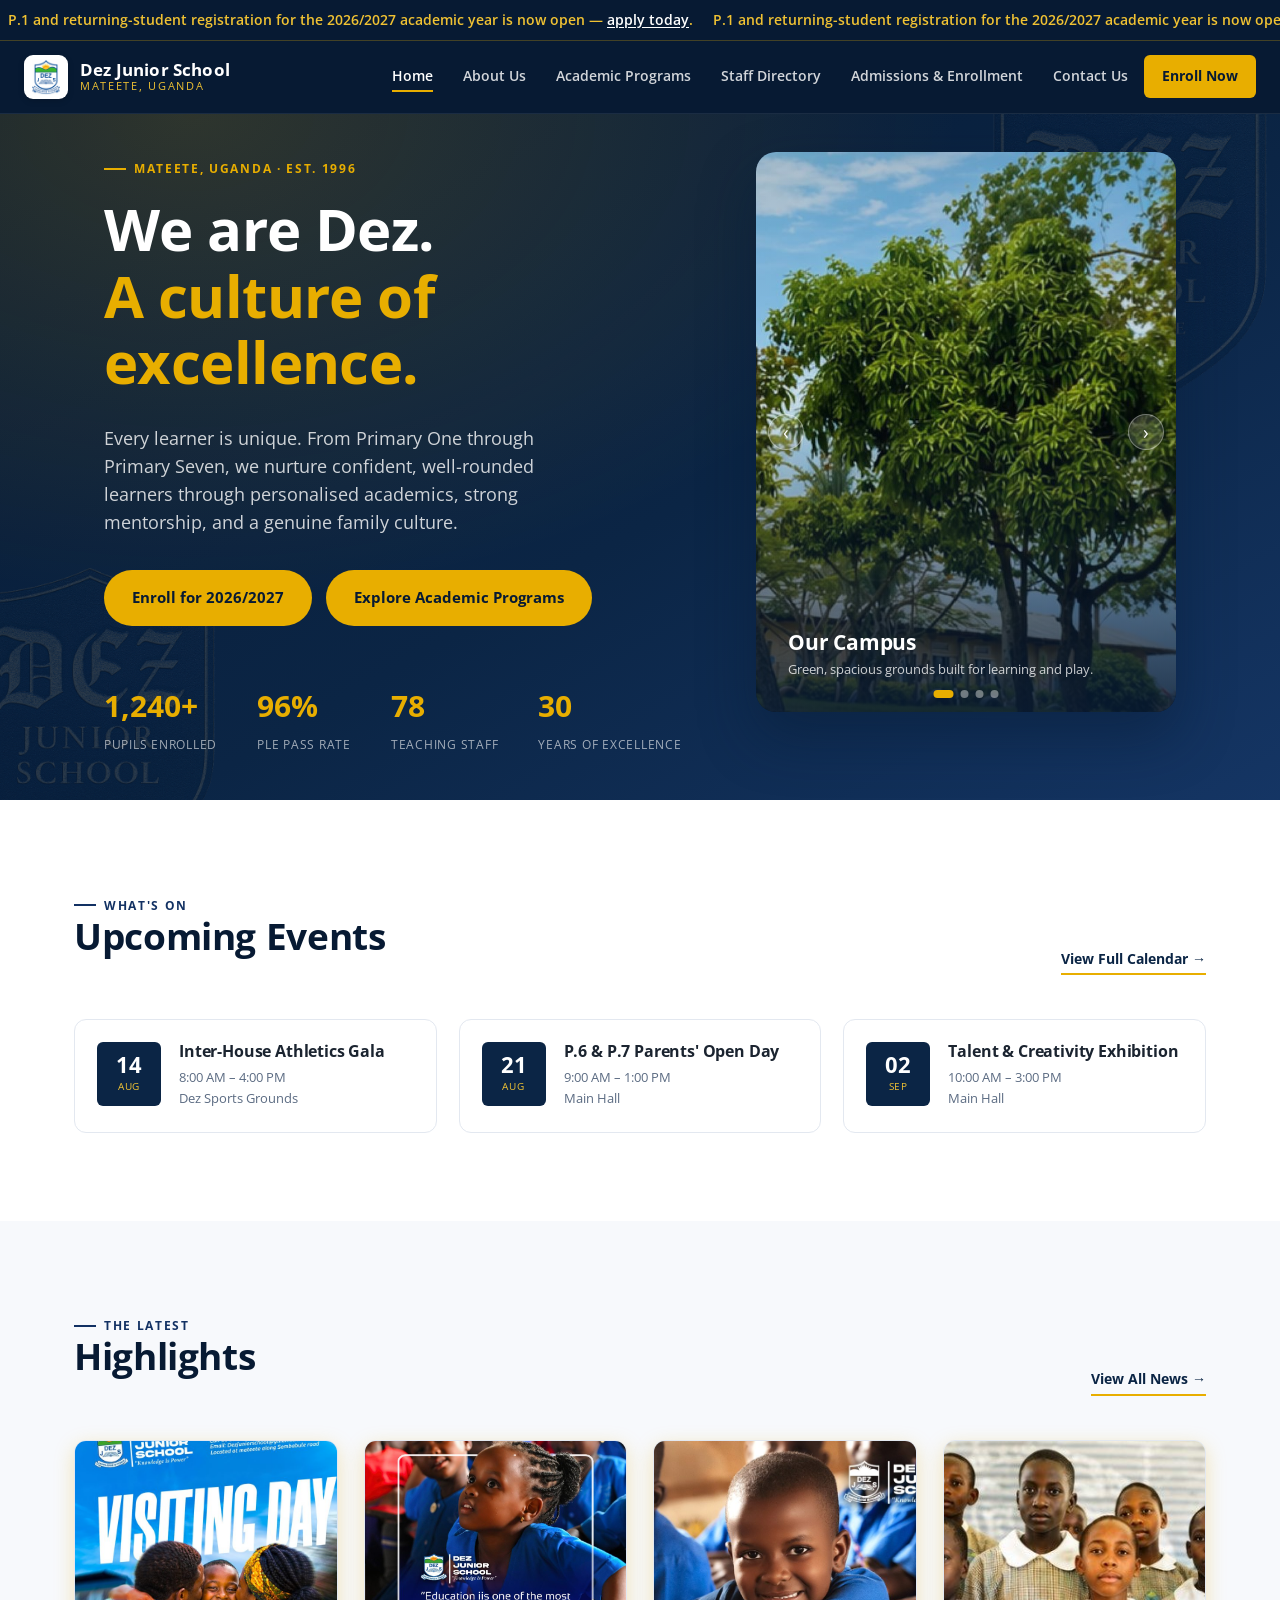
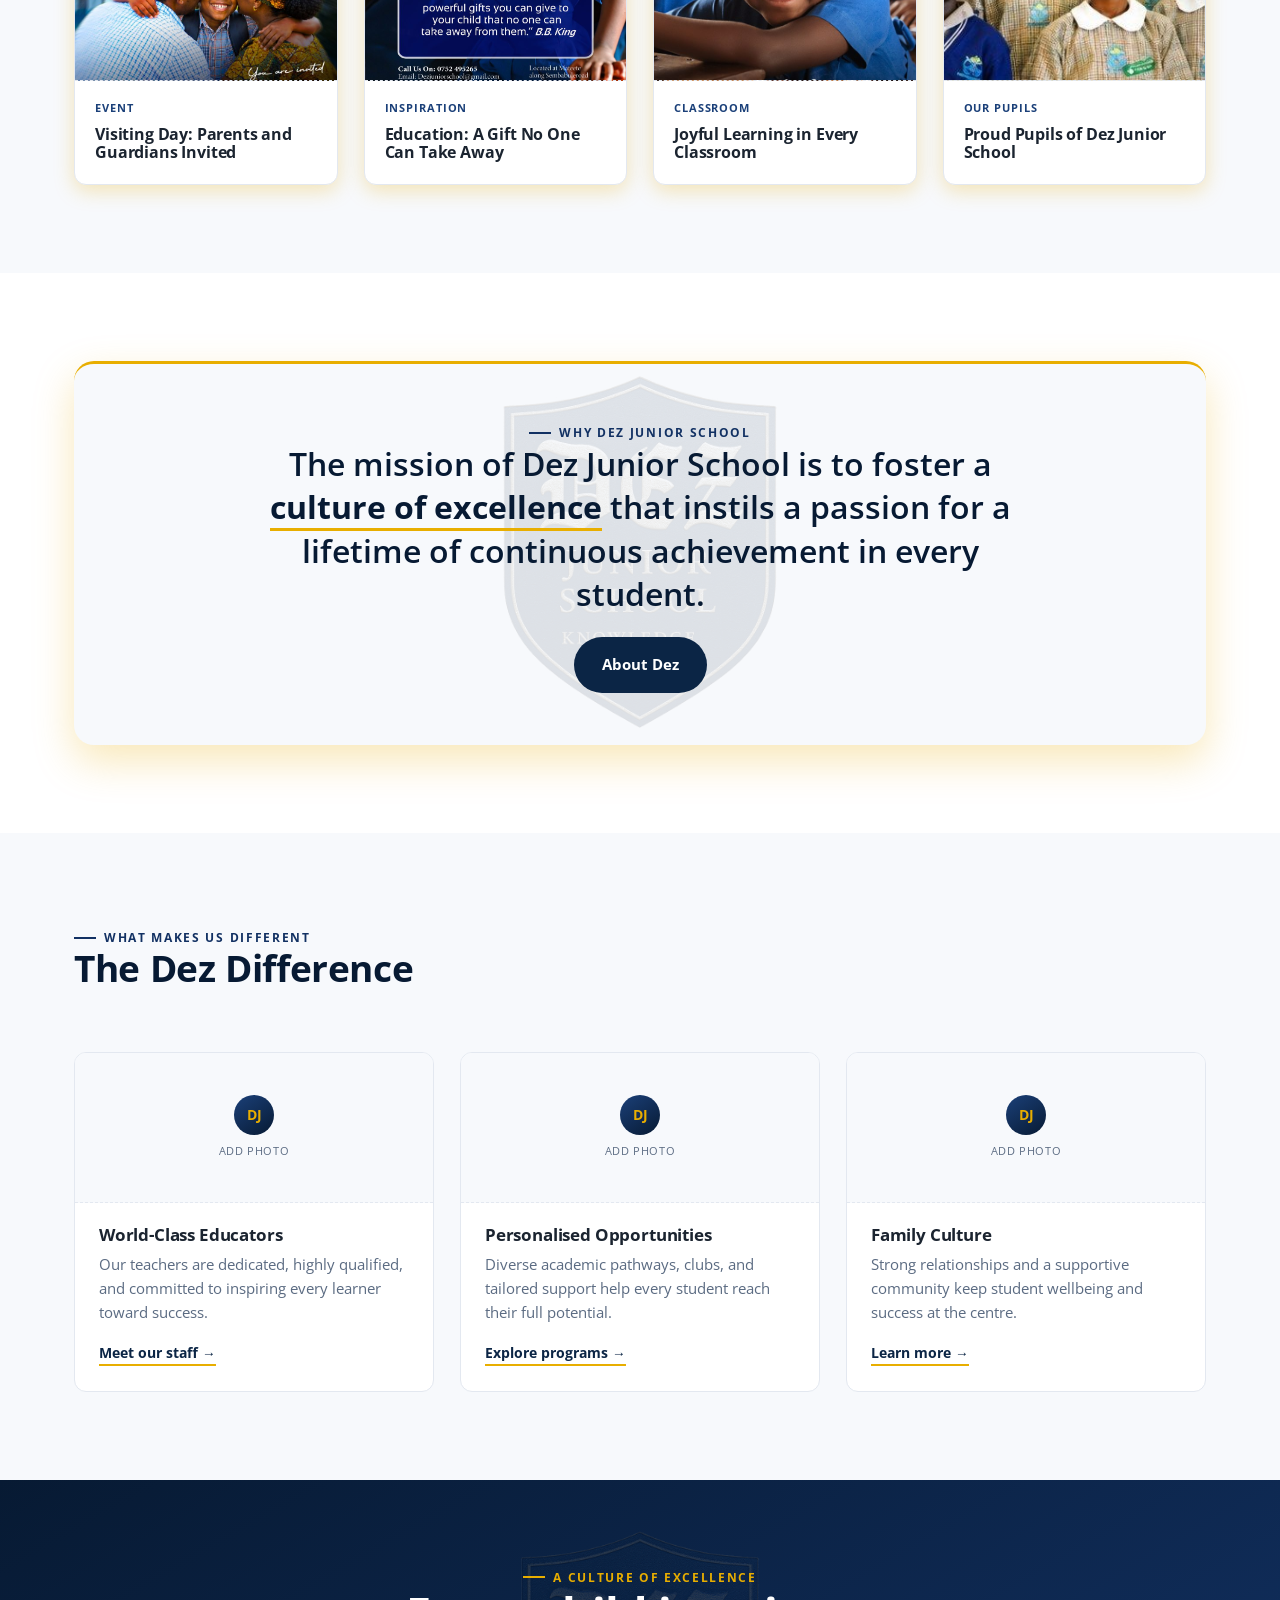
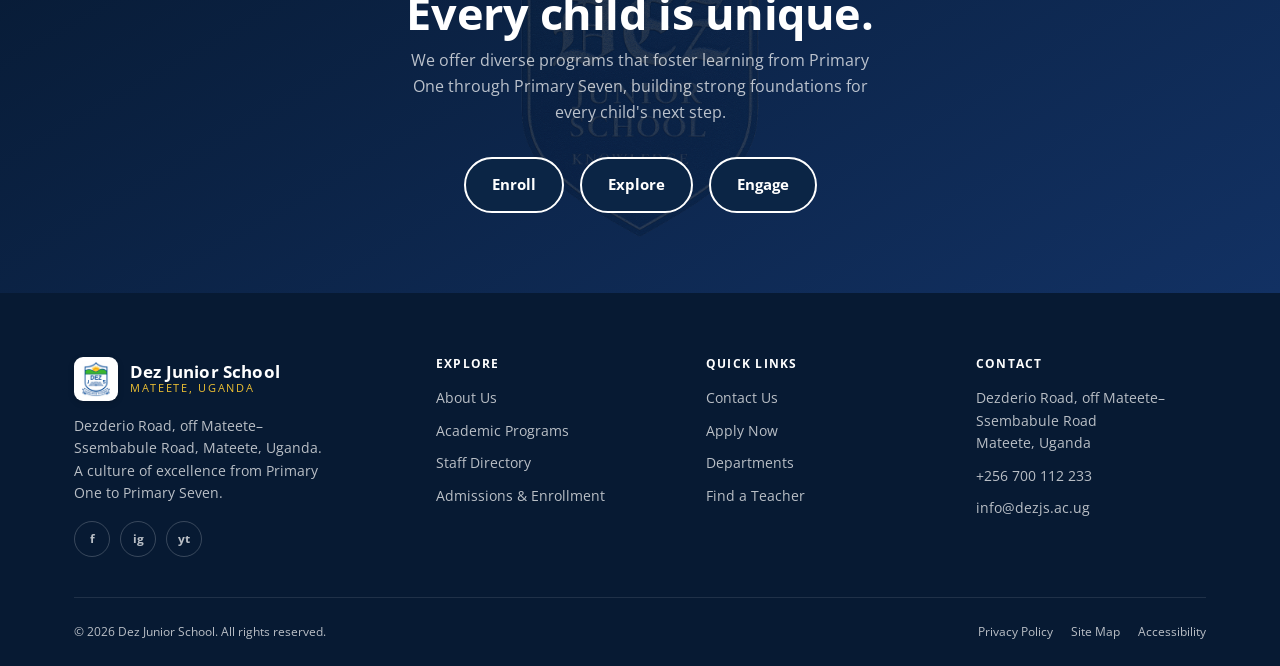
<file: dez-junior-school/index.html>
<!DOCTYPE html>
<html lang="en">
<head>
<meta charset="UTF-8">
<meta name="viewport" content="width=device-width, initial-scale=1.0">
<title>Dez Junior School — Home</title>
<meta name="description" content="Dez Junior School — a culture of excellence from P.1 through P.7, in Mateete, Uganda.">
<link rel="preconnect" href="https://fonts.googleapis.com">
<link href="https://fonts.googleapis.com/css2?family=Open+Sans:wght@400;500;600;700;800&display=swap" rel="stylesheet">
<link rel="stylesheet" href="css/styles.css">
</head>
<body data-page="home">

<a href="#main" class="visually-hidden">Skip to main content</a>

<div class="announce">
  <div class="announce-track">
    &nbsp;&nbsp;P.1 and returning-student registration for the 2026/2027 academic year is now open — <a href="admissions.html">apply today</a>.&nbsp;&nbsp;&nbsp;&nbsp;
    P.1 and returning-student registration for the 2026/2027 academic year is now open — <a href="admissions.html">apply today</a>.&nbsp;&nbsp;&nbsp;&nbsp;
  </div>
</div>

<header class="site-header">
  <div class="nav-bar">
    <a href="index.html" class="brand">
      <span class="brand-logo"><img src="assets/dez-badge.jpg" alt="Dez Junior School badge"></span>
      <span class="brand-text">
        <span class="brand-name">Dez Junior School</span>
        <span class="brand-sub">Mateete, Uganda</span>
      </span>
    </a>
    <nav class="nav-links" aria-label="Primary">
      <a href="index.html" data-nav="home">Home</a>
      <a href="about.html" data-nav="about">About Us</a>
      <a href="academics.html" data-nav="academics">Academic Programs</a>
      <a href="staff.html" data-nav="staff">Staff Directory</a>
      <a href="admissions.html" data-nav="admissions">Admissions &amp; Enrollment</a>
      <a href="contact.html" data-nav="contact">Contact Us</a>
      <a href="admissions.html" class="nav-cta">Enroll Now</a>
    </nav>
    <button class="nav-toggle" aria-label="Toggle menu" aria-expanded="false">
      <span></span>
    </button>
  </div>
</header>

<main id="main">

  <!-- HERO -->
  <section class="home-hero">
    <div class="container home-hero-inner">

      <div class="home-hero-media">
        <div class="hero-slideshow" aria-label="School highlights slideshow" data-slideshow>
          <div class="slide slide-1 is-active">
            <div class="slide-caption">
              <h2>Our Campus</h2>
              <p>Green, spacious grounds built for learning and play.</p>
            </div>
          </div>
          <div class="slide slide-2">
            <div class="slide-caption">
              <h2>Hands-On Learning</h2>
              <p>From our school farm to the classroom, pupils learn by doing.</p>
            </div>
          </div>
          <div class="slide slide-3">
            <div class="slide-caption">
              <h2>Sports &amp; Play</h2>
              <p>Athletics, football, and netball keep our learners active together.</p>
            </div>
          </div>
          <div class="slide slide-4">
            <div class="slide-caption">
              <h2>The Reading Corner</h2>
              <p>A love of books, nurtured early, for every reading level.</p>
            </div>
          </div>

          <div class="slideshow-controls">
            <button class="slide-btn slide-prev" aria-label="Previous slide" data-slide-prev>‹</button>
            <button class="slide-btn slide-next" aria-label="Next slide" data-slide-next>›</button>
          </div>
          <div class="slide-dots" role="tablist" aria-label="Choose slide">
            <button class="slide-dot is-active" data-slide-dot="0" aria-label="Show slide 1"></button>
            <button class="slide-dot" data-slide-dot="1" aria-label="Show slide 2"></button>
            <button class="slide-dot" data-slide-dot="2" aria-label="Show slide 3"></button>
            <button class="slide-dot" data-slide-dot="3" aria-label="Show slide 4"></button>
          </div>
        </div>
      </div>

      <div class="home-hero-copy">
        <span class="eyebrow">Mateete, Uganda · Est. 1996</span>
        <h1>We are Dez.<em>A culture of excellence.</em></h1>
        <p class="home-hero-lede">Every learner is unique. From Primary One through Primary Seven, we nurture confident, well-rounded learners through personalised academics, strong mentorship, and a genuine family culture.</p>
        <div class="hero-actions">
          <a href="admissions.html" class="btn btn-gold">Enroll for 2026/2027</a>
          <a href="academics.html" class="btn btn-gold">Explore Academic Programs</a>
        </div>
        <div class="hero-stats">
          <div><strong>1,240+</strong><span>Pupils enrolled</span></div>
          <div><strong>96%</strong><span>PLE pass rate</span></div>
          <div><strong>78</strong><span>Teaching staff</span></div>
          <div><strong>30</strong><span>Years of excellence</span></div>
        </div>
      </div>

    </div>
  </section>

  <!-- UPCOMING EVENTS -->
  <section class="section">
    <div class="container">
      <div class="section-head reveal">
        <div>
          <span class="eyebrow eyebrow--dark">What's on</span>
          <h2>Upcoming Events</h2>
        </div>
        <a href="#" class="link-more">View Full Calendar →</a>
      </div>
      <div class="events-grid">
        <div class="event-card reveal">
          <div class="event-date"><span class="day">14</span><span class="mon">Aug</span></div>
          <div>
            <h3>Inter-House Athletics Gala</h3>
            <div class="event-meta">
              <span>8:00 AM – 4:00 PM</span>
              <span>Dez Sports Grounds</span>
            </div>
          </div>
        </div>
        <div class="event-card reveal">
          <div class="event-date"><span class="day">21</span><span class="mon">Aug</span></div>
          <div>
            <h3>P.6 &amp; P.7 Parents' Open Day</h3>
            <div class="event-meta">
              <span>9:00 AM – 1:00 PM</span>
              <span>Main Hall</span>
            </div>
          </div>
        </div>
        <div class="event-card reveal">
          <div class="event-date"><span class="day">02</span><span class="mon">Sep</span></div>
          <div>
            <h3>Talent &amp; Creativity Exhibition</h3>
            <div class="event-meta">
              <span>10:00 AM – 3:00 PM</span>
              <span>Main Hall</span>
            </div>
          </div>
        </div>
      </div>
    </div>
  </section>

  <!-- HIGHLIGHTS / NEWS -->
  <section class="section section--alt">
    <div class="container">
      <div class="section-head reveal">
        <div>
          <span class="eyebrow eyebrow--dark">The latest</span>
          <h2>Highlights</h2>
        </div>
        <a href="#" class="link-more">View All News →</a>
      </div>
      <div class="news-grid">
        <article class="news-card reveal">
          <div class="news-thumb" style="background-image:url('assets/highlights/visiting-day.jpg');background-position:center 38%;"></div>
          <div class="news-body">
            <span class="news-tag">Event</span>
            <h3>Visiting Day: Parents and Guardians Invited</h3>
          </div>
        </article>
        <article class="news-card reveal">
          <div class="news-thumb" style="background-image:url('assets/highlights/quote.jpg');background-position:center 60%;"></div>
          <div class="news-body">
            <span class="news-tag">Inspiration</span>
            <h3>Education: A Gift No One Can Take Away</h3>
          </div>
        </article>
        <article class="news-card reveal">
          <div class="news-thumb" style="background-image:url('assets/highlights/classroom.jpg');background-position:center;"></div>
          <div class="news-body">
            <span class="news-tag">Classroom</span>
            <h3>Joyful Learning in Every Classroom</h3>
          </div>
        </article>
        <article class="news-card reveal">
          <div class="news-thumb" style="background-image:url('assets/highlights/pupils.jpg');background-position:center;"></div>
          <div class="news-body">
            <span class="news-tag">Our Pupils</span>
            <h3>Proud Pupils of Dez Junior School</h3>
          </div>
        </article>
      </div>
    </div>
  </section>

  <!-- WHY NILE CREST / MISSION -->
  <section class="section">
    <div class="container">
      <div class="mission-banner reveal">
        <span class="eyebrow eyebrow--dark" style="justify-content:center;">Why Dez Junior School</span>
        <blockquote>The mission of Dez Junior School is to foster a <strong>culture of excellence</strong> that instils a passion for a lifetime of continuous achievement in every student.</blockquote>
        <a href="about.html" class="btn btn-navy">About Dez</a>
      </div>
    </div>
  </section>

  <!-- THREE FEATURE GRID -->
  <section class="section section--alt">
    <div class="container">
      <div class="section-head reveal">
        <div>
          <span class="eyebrow eyebrow--dark">What makes us different</span>
          <h2>The Dez Difference</h2>
        </div>
      </div>
      <div class="feature-grid">
        <div class="feature-card reveal">
          <div class="feature-media"><span class="photo-icon">DJ</span><span class="photo-label">Add Photo</span></div>
          <div class="feature-body">
            <h3>World-Class Educators</h3>
            <p>Our teachers are dedicated, highly qualified, and committed to inspiring every learner toward success.</p>
            <a href="staff.html">Meet our staff →</a>
          </div>
        </div>
        <div class="feature-card reveal">
          <div class="feature-media"><span class="photo-icon">DJ</span><span class="photo-label">Add Photo</span></div>
          <div class="feature-body">
            <h3>Personalised Opportunities</h3>
            <p>Diverse academic pathways, clubs, and tailored support help every student reach their full potential.</p>
            <a href="academics.html">Explore programs →</a>
          </div>
        </div>
        <div class="feature-card reveal">
          <div class="feature-media"><span class="photo-icon">DJ</span><span class="photo-label">Add Photo</span></div>
          <div class="feature-body">
            <h3>Family Culture</h3>
            <p>Strong relationships and a supportive community keep student wellbeing and success at the centre.</p>
            <a href="about.html">Learn more →</a>
          </div>
        </div>
      </div>
    </div>
  </section>

  <!-- CULTURE OF EXCELLENCE CTA -->
  <section class="cta-band">
    <div class="container">
      <span class="eyebrow">A Culture of Excellence</span>
      <h2>Every child is unique.</h2>
      <p>We offer diverse programs that foster learning from Primary One through Primary Seven, building strong foundations for every child's next step.</p>
      <div class="cta-buttons">
        <a href="admissions.html" class="btn btn-gold">Enroll</a>
        <a href="academics.html" class="btn btn-outline">Explore</a>
        <a href="contact.html" class="btn btn-outline">Engage</a>
      </div>
    </div>
  </section>

</main>

<footer class="site-footer">
  <div class="container">
    <div class="footer-grid">
      <div class="footer-brand">
        <a href="index.html" class="brand">
          <span class="brand-logo"><img src="assets/dez-badge.jpg" alt="Dez Junior School badge"></span>
          <span class="brand-text">
            <span class="brand-name">Dez Junior School</span>
            <span class="brand-sub">Mateete, Uganda</span>
          </span>
        </a>
        <p>Dezderio Road, off Mateete–Ssembabule Road, Mateete, Uganda. A culture of excellence from Primary One to Primary Seven.</p>
        <div class="footer-social">
          <a href="#" aria-label="Facebook">f</a>
          <a href="#" aria-label="Instagram">ig</a>
          <a href="#" aria-label="YouTube">yt</a>
        </div>
      </div>
      <div class="footer-col">
        <h4>Explore</h4>
        <ul>
          <li><a href="about.html">About Us</a></li>
          <li><a href="academics.html">Academic Programs</a></li>
          <li><a href="staff.html">Staff Directory</a></li>
          <li><a href="admissions.html">Admissions &amp; Enrollment</a></li>
        </ul>
      </div>
      <div class="footer-col">
        <h4>Quick Links</h4>
        <ul>
          <li><a href="contact.html">Contact Us</a></li>
          <li><a href="admissions.html">Apply Now</a></li>
          <li><a href="academics.html#departments">Departments</a></li>
          <li><a href="staff.html">Find a Teacher</a></li>
        </ul>
      </div>
      <div class="footer-col">
        <h4>Contact</h4>
        <ul>
          <li>Dezderio Road, off Mateete–Ssembabule Road<br>Mateete, Uganda</li>
          <li>+256 700 112 233</li>
          <li>info@dezjs.ac.ug</li>
        </ul>
      </div>
    </div>
    <div class="footer-bottom">
      <span>© <span data-year>2026</span> Dez Junior School. All rights reserved.</span>
      <div class="legal-links">
        <a href="#">Privacy Policy</a>
        <a href="#">Site Map</a>
        <a href="#">Accessibility</a>
      </div>
    </div>
  </div>
</footer>

<script src="js/script.js"></script>
</body>
</html>
</file>
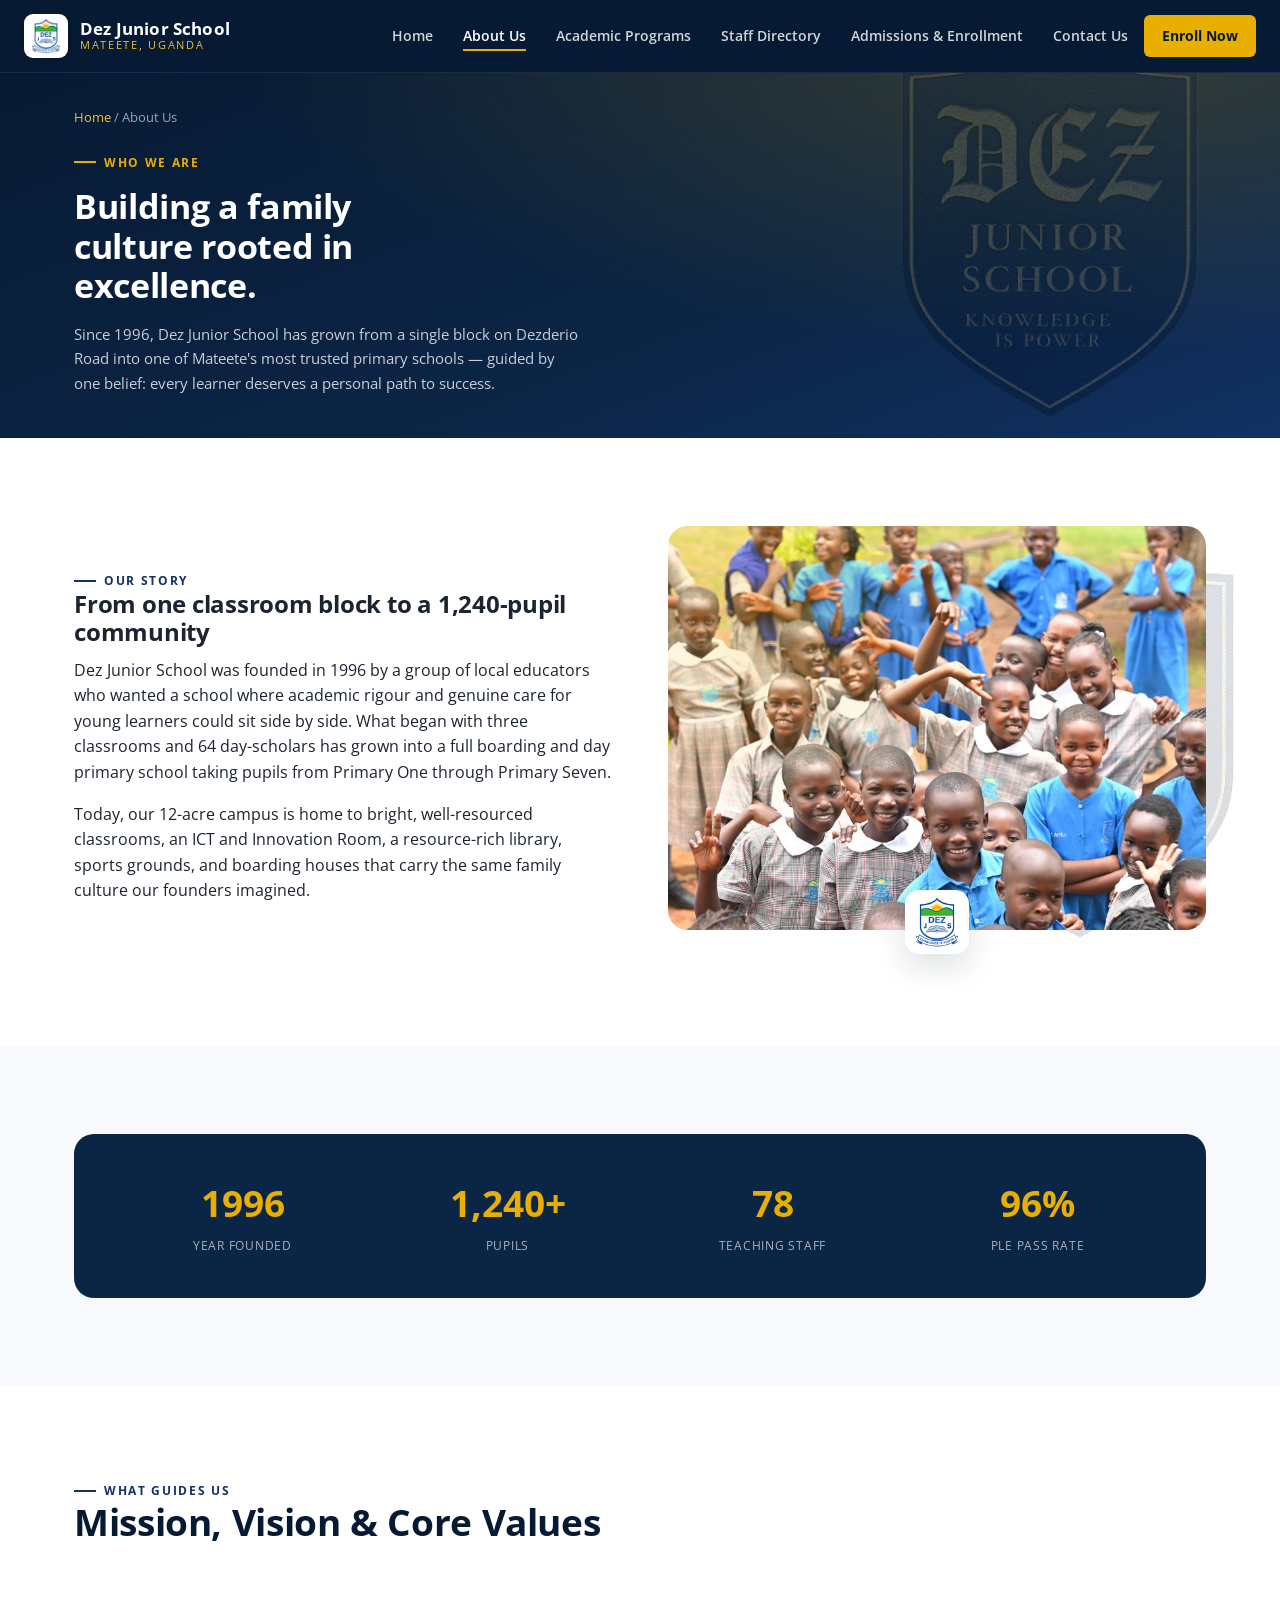
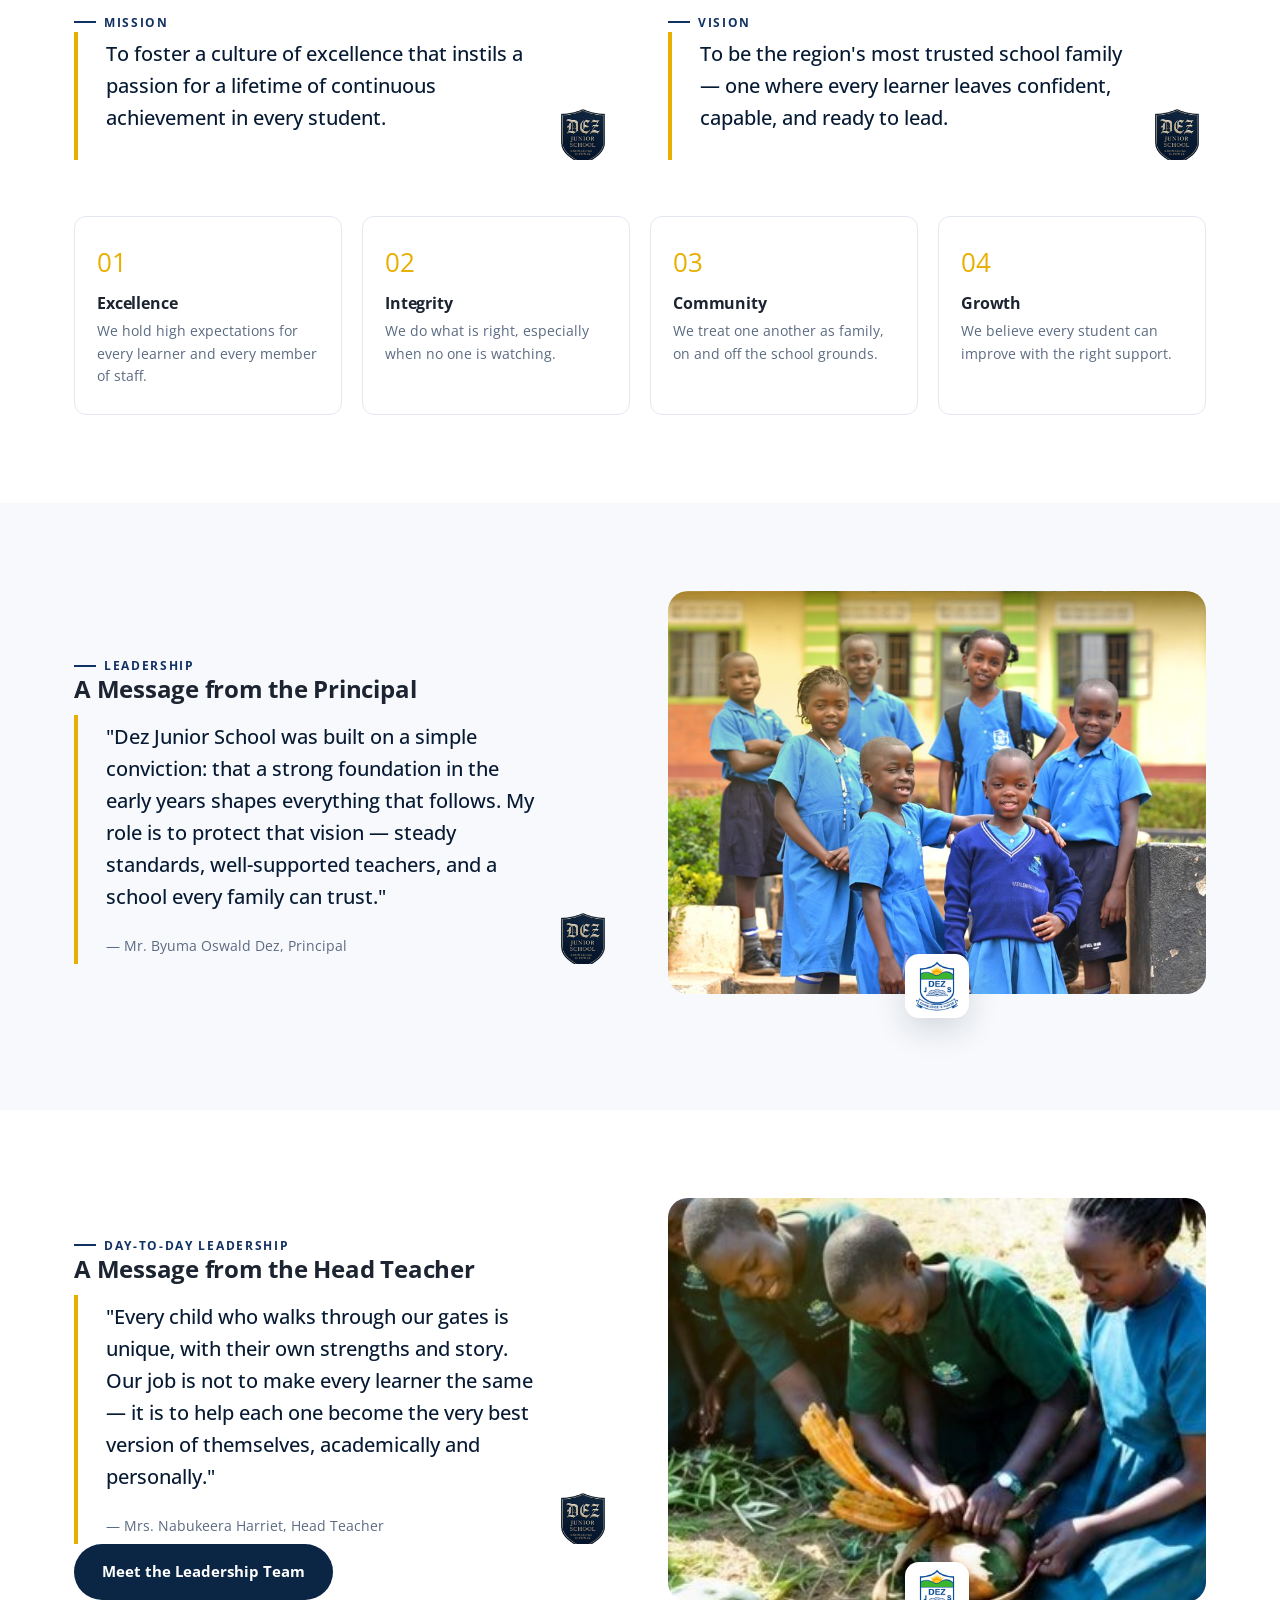
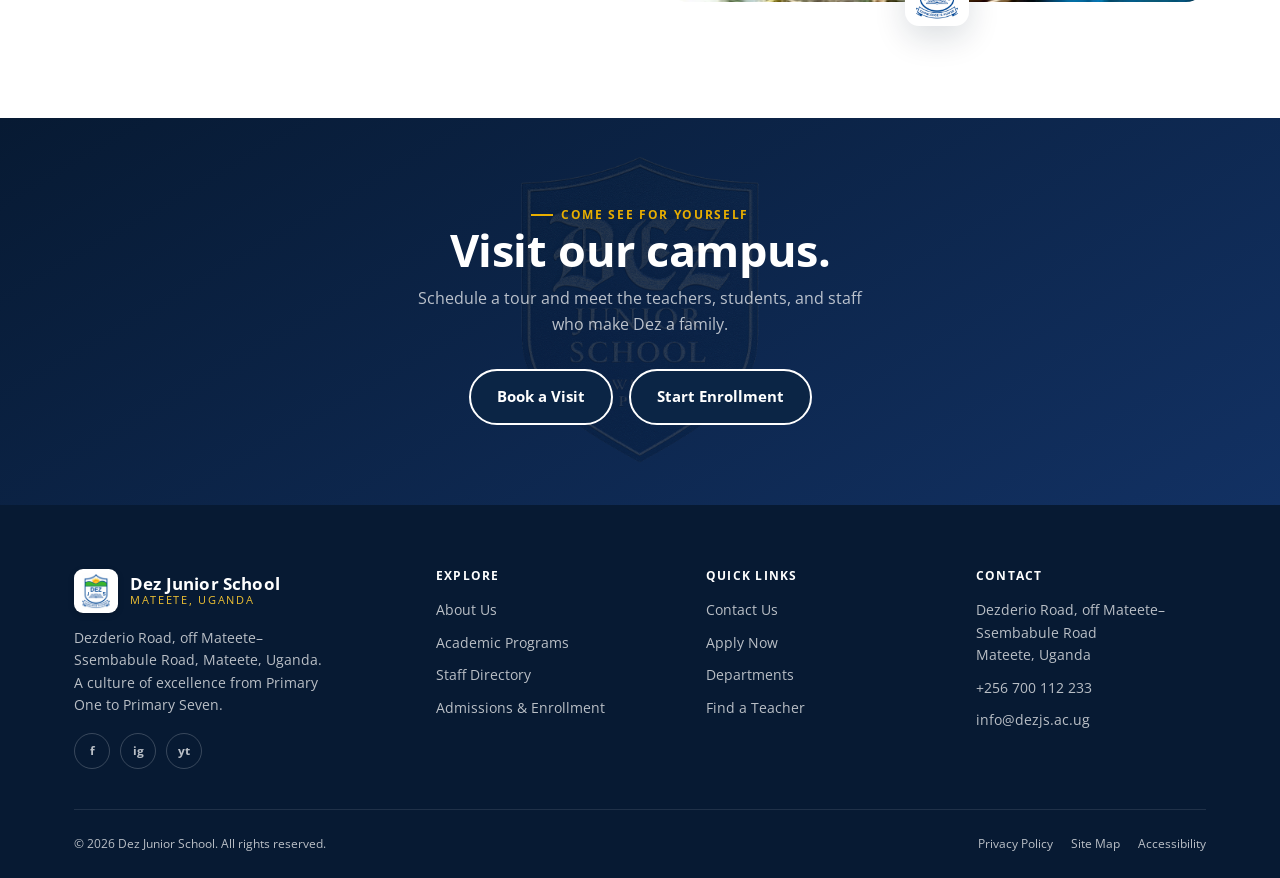
<file: dez-junior-school/about.html>
<!DOCTYPE html>
<html lang="en">
<head>
<meta charset="UTF-8">
<meta name="viewport" content="width=device-width, initial-scale=1.0">
<title>About Us — Dez Junior School</title>
<meta name="description" content="Learn about Dez Junior School's mission, history, values, and leadership.">
<link rel="preconnect" href="https://fonts.googleapis.com">
<link href="https://fonts.googleapis.com/css2?family=Open+Sans:wght@400;500;600;700;800&display=swap" rel="stylesheet">
<link rel="stylesheet" href="css/styles.css">
</head>
<body data-page="about">

<header class="site-header">
  <div class="nav-bar">
    <a href="index.html" class="brand">
      <span class="brand-logo"><img src="assets/dez-badge.jpg" alt="Dez Junior School badge"></span>
      <span class="brand-text">
        <span class="brand-name">Dez Junior School</span>
        <span class="brand-sub">Mateete, Uganda</span>
      </span>
    </a>
    <nav class="nav-links" aria-label="Primary">
      <a href="index.html" data-nav="home">Home</a>
      <a href="about.html" data-nav="about">About Us</a>
      <a href="academics.html" data-nav="academics">Academic Programs</a>
      <a href="staff.html" data-nav="staff">Staff Directory</a>
      <a href="admissions.html" data-nav="admissions">Admissions &amp; Enrollment</a>
      <a href="contact.html" data-nav="contact">Contact Us</a>
      <a href="admissions.html" class="nav-cta">Enroll Now</a>
    </nav>
    <button class="nav-toggle" aria-label="Toggle menu" aria-expanded="false">
      <span></span>
    </button>
  </div>
</header>

<main id="main">

  <section class="page-hero page-hero--sm">
    <div class="container">
      <div class="breadcrumb"><a href="index.html">Home</a> / About Us</div>
      <span class="eyebrow">Who We Are</span>
      <h1>Building a family culture rooted in excellence.</h1>
      <p>Since 1996, Dez Junior School has grown from a single block on Dezderio Road into one of Mateete's most trusted primary schools — guided by one belief: every learner deserves a personal path to success.</p>
    </div>
  </section>

  <section class="section story-section">
    <div class="container">
      <div class="two-col reveal">
        <div class="col-text">
          <span class="eyebrow eyebrow--dark">Our Story</span>
          <h2>From one classroom block to a 1,240-pupil community</h2>
          <p>Dez Junior School was founded in 1996 by a group of local educators who wanted a school where academic rigour and genuine care for young learners could sit side by side. What began with three classrooms and 64 day-scholars has grown into a full boarding and day primary school taking pupils from Primary One through Primary Seven.</p>
          <p>Today, our 12-acre campus is home to bright, well-resourced classrooms, an ICT and Innovation Room, a resource-rich library, sports grounds, and boarding houses that carry the same family culture our founders imagined.</p>
        </div>
        <div class="col-media">
          <div class="media-block" style="background-image:url('assets/about/our-story.jpg');background-size:cover;background-position:center;"></div>
          <span class="media-badge"><img src="assets/dez-badge.jpg" alt="Dez Junior School badge"></span>
        </div>
      </div>
    </div>
  </section>

  <section class="section section--alt">
    <div class="container">
      <div class="stat-strip reveal">
        <div><strong>1996</strong><span>Year founded</span></div>
        <div><strong>1,240+</strong><span>Pupils</span></div>
        <div><strong>78</strong><span>Teaching staff</span></div>
        <div><strong>96%</strong><span>PLE pass rate</span></div>
      </div>
    </div>
  </section>

  <section class="section">
    <div class="container">
      <div class="section-head reveal">
        <div>
          <span class="eyebrow eyebrow--dark">What guides us</span>
          <h2>Mission, Vision &amp; Core Values</h2>
        </div>
      </div>
      <div class="two-col reveal" style="margin-bottom:56px;">
        <div class="col-text">
          <span class="eyebrow eyebrow--dark">Mission</span>
          <blockquote class="quote-block"><p>To foster a culture of excellence that instils a passion for a lifetime of continuous achievement in every student.</p></blockquote>
        </div>
        <div class="col-text">
          <span class="eyebrow eyebrow--dark">Vision</span>
          <blockquote class="quote-block"><p>To be the region's most trusted school family — one where every learner leaves confident, capable, and ready to lead.</p></blockquote>
        </div>
      </div>
      <div class="values-grid">
        <div class="value-card reveal">
          <span class="num">01</span>
          <h3>Excellence</h3>
          <p>We hold high expectations for every learner and every member of staff.</p>
        </div>
        <div class="value-card reveal">
          <span class="num">02</span>
          <h3>Integrity</h3>
          <p>We do what is right, especially when no one is watching.</p>
        </div>
        <div class="value-card reveal">
          <span class="num">03</span>
          <h3>Community</h3>
          <p>We treat one another as family, on and off the school grounds.</p>
        </div>
        <div class="value-card reveal">
          <span class="num">04</span>
          <h3>Growth</h3>
          <p>We believe every student can improve with the right support.</p>
        </div>
      </div>
    </div>
  </section>

  <section class="section section--alt">
    <div class="container">
      <div class="two-col reverse reveal">
        <div class="col-text">
          <span class="eyebrow eyebrow--dark">Leadership</span>
          <h2>A Message from the Principal</h2>
          <blockquote class="quote-block">
            <p>"Dez Junior School was built on a simple conviction: that a strong foundation in the early years shapes everything that follows. My role is to protect that vision — steady standards, well-supported teachers, and a school every family can trust."</p>
            <cite>— Mr. Byuma Oswald Dez, Principal</cite>
          </blockquote>
        </div>
        <div class="col-media">
          <div class="media-block" style="background-image:url('assets/about/principal.jpg');background-size:cover;background-position:center;"></div>
          <span class="media-badge"><img src="assets/dez-badge.jpg" alt="Dez Junior School badge"></span>
        </div>
      </div>
    </div>
  </section>

  <section class="section">
    <div class="container">
      <div class="two-col reveal">
        <div class="col-text">
          <span class="eyebrow eyebrow--dark">Day-to-Day Leadership</span>
          <h2>A Message from the Head Teacher</h2>
          <blockquote class="quote-block">
            <p>"Every child who walks through our gates is unique, with their own strengths and story. Our job is not to make every learner the same — it is to help each one become the very best version of themselves, academically and personally."</p>
            <cite>— Mrs. Nabukeera Harriet, Head Teacher</cite>
          </blockquote>
          <a href="staff.html" class="btn btn-navy">Meet the Leadership Team</a>
        </div>
        <div class="col-media">
          <div class="media-block" style="background-image:url('assets/about/head-teacher.jpg');background-size:cover;background-position:center;"></div>
          <span class="media-badge"><img src="assets/dez-badge.jpg" alt="Dez Junior School badge"></span>
        </div>
      </div>
    </div>
  </section>

  <section class="cta-band">
    <div class="container">
      <span class="eyebrow">Come see for yourself</span>
      <h2>Visit our campus.</h2>
      <p>Schedule a tour and meet the teachers, students, and staff who make Dez a family.</p>
      <div class="cta-buttons">
        <a href="contact.html" class="btn btn-gold">Book a Visit</a>
        <a href="admissions.html" class="btn btn-outline">Start Enrollment</a>
      </div>
    </div>
  </section>

</main>

<footer class="site-footer">
  <div class="container">
    <div class="footer-grid">
      <div class="footer-brand">
        <a href="index.html" class="brand">
          <span class="brand-logo"><img src="assets/dez-badge.jpg" alt="Dez Junior School badge"></span>
          <span class="brand-text">
            <span class="brand-name">Dez Junior School</span>
            <span class="brand-sub">Mateete, Uganda</span>
          </span>
        </a>
        <p>Dezderio Road, off Mateete–Ssembabule Road, Mateete, Uganda. A culture of excellence from Primary One to Primary Seven.</p>
        <div class="footer-social">
          <a href="#" aria-label="Facebook">f</a>
          <a href="#" aria-label="Instagram">ig</a>
          <a href="#" aria-label="YouTube">yt</a>
        </div>
      </div>
      <div class="footer-col">
        <h4>Explore</h4>
        <ul>
          <li><a href="about.html">About Us</a></li>
          <li><a href="academics.html">Academic Programs</a></li>
          <li><a href="staff.html">Staff Directory</a></li>
          <li><a href="admissions.html">Admissions &amp; Enrollment</a></li>
        </ul>
      </div>
      <div class="footer-col">
        <h4>Quick Links</h4>
        <ul>
          <li><a href="contact.html">Contact Us</a></li>
          <li><a href="admissions.html">Apply Now</a></li>
          <li><a href="academics.html#departments">Departments</a></li>
          <li><a href="staff.html">Find a Teacher</a></li>
        </ul>
      </div>
      <div class="footer-col">
        <h4>Contact</h4>
        <ul>
          <li>Dezderio Road, off Mateete–Ssembabule Road<br>Mateete, Uganda</li>
          <li>+256 700 112 233</li>
          <li>info@dezjs.ac.ug</li>
        </ul>
      </div>
    </div>
    <div class="footer-bottom">
      <span>© <span data-year>2026</span> Dez Junior School. All rights reserved.</span>
      <div class="legal-links">
        <a href="#">Privacy Policy</a>
        <a href="#">Site Map</a>
        <a href="#">Accessibility</a>
      </div>
    </div>
  </div>
</footer>

<script src="js/script.js"></script>
</body>
</html>
</file>
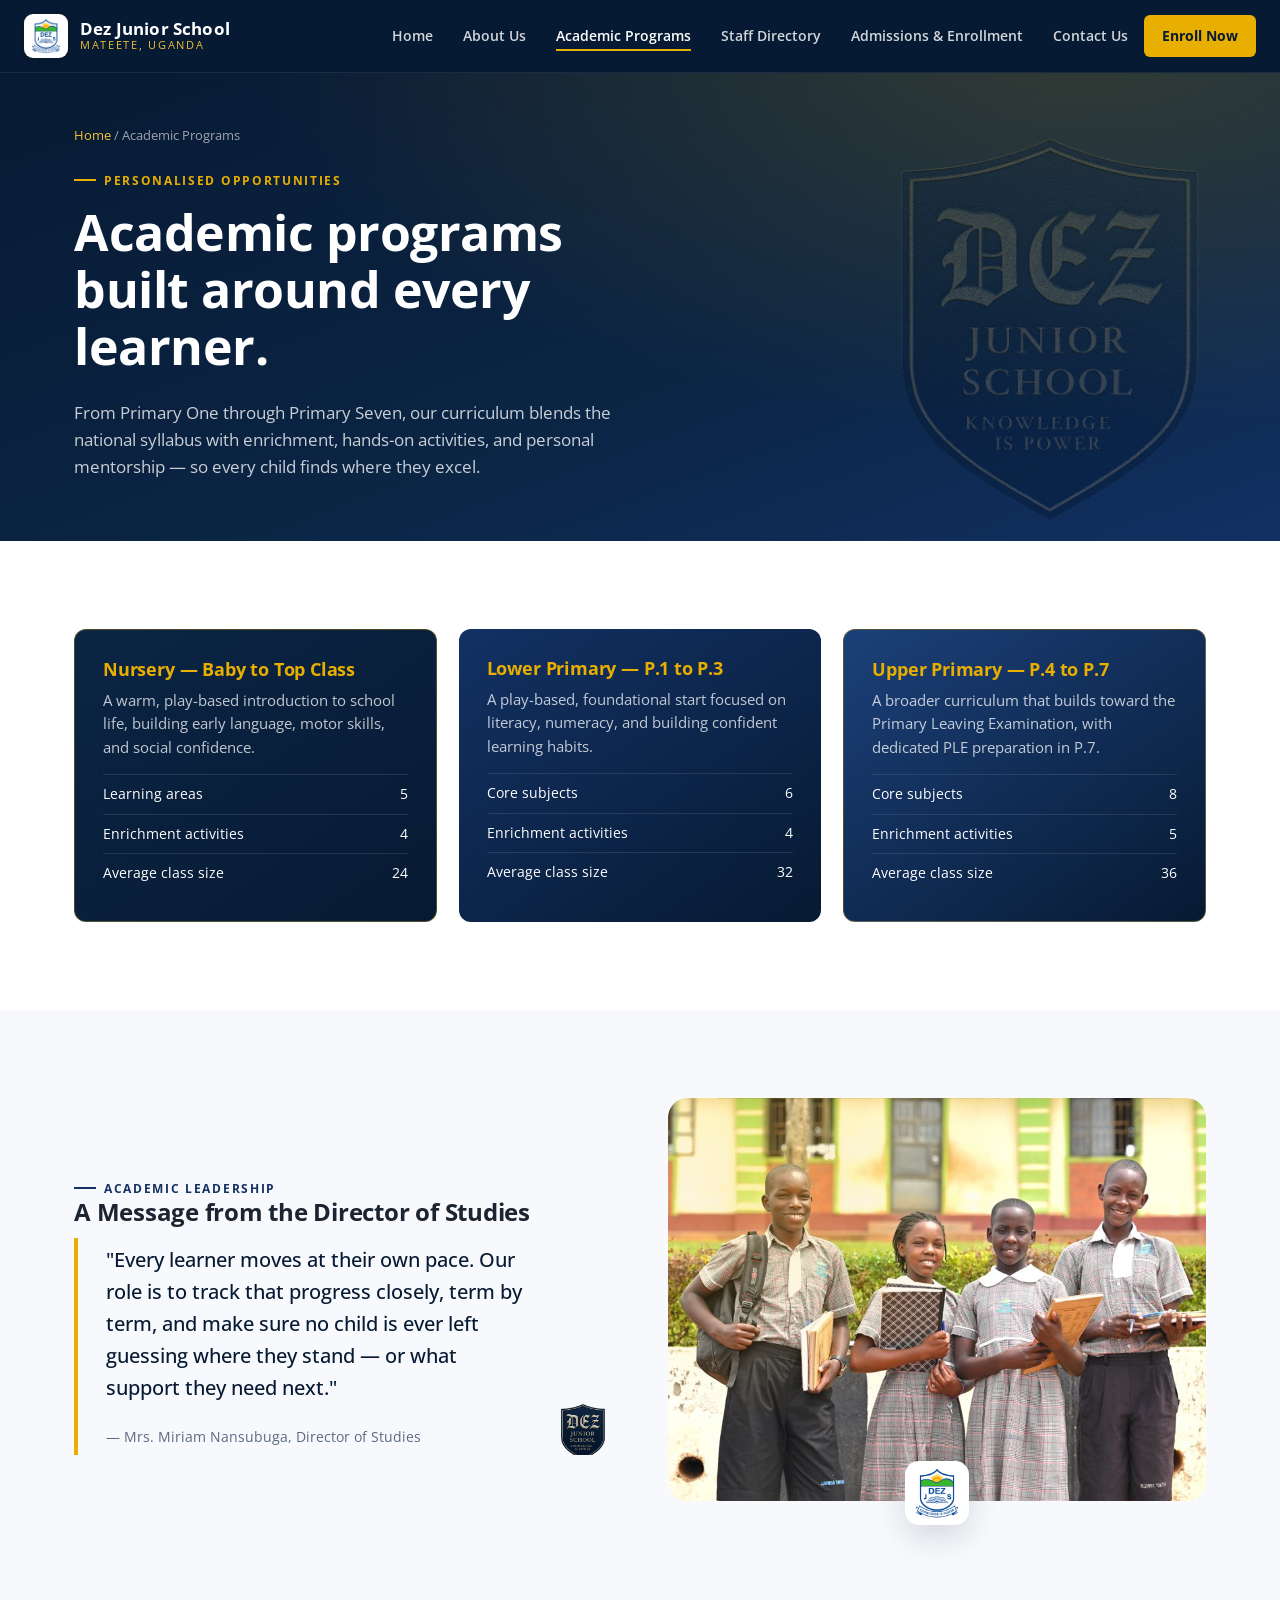
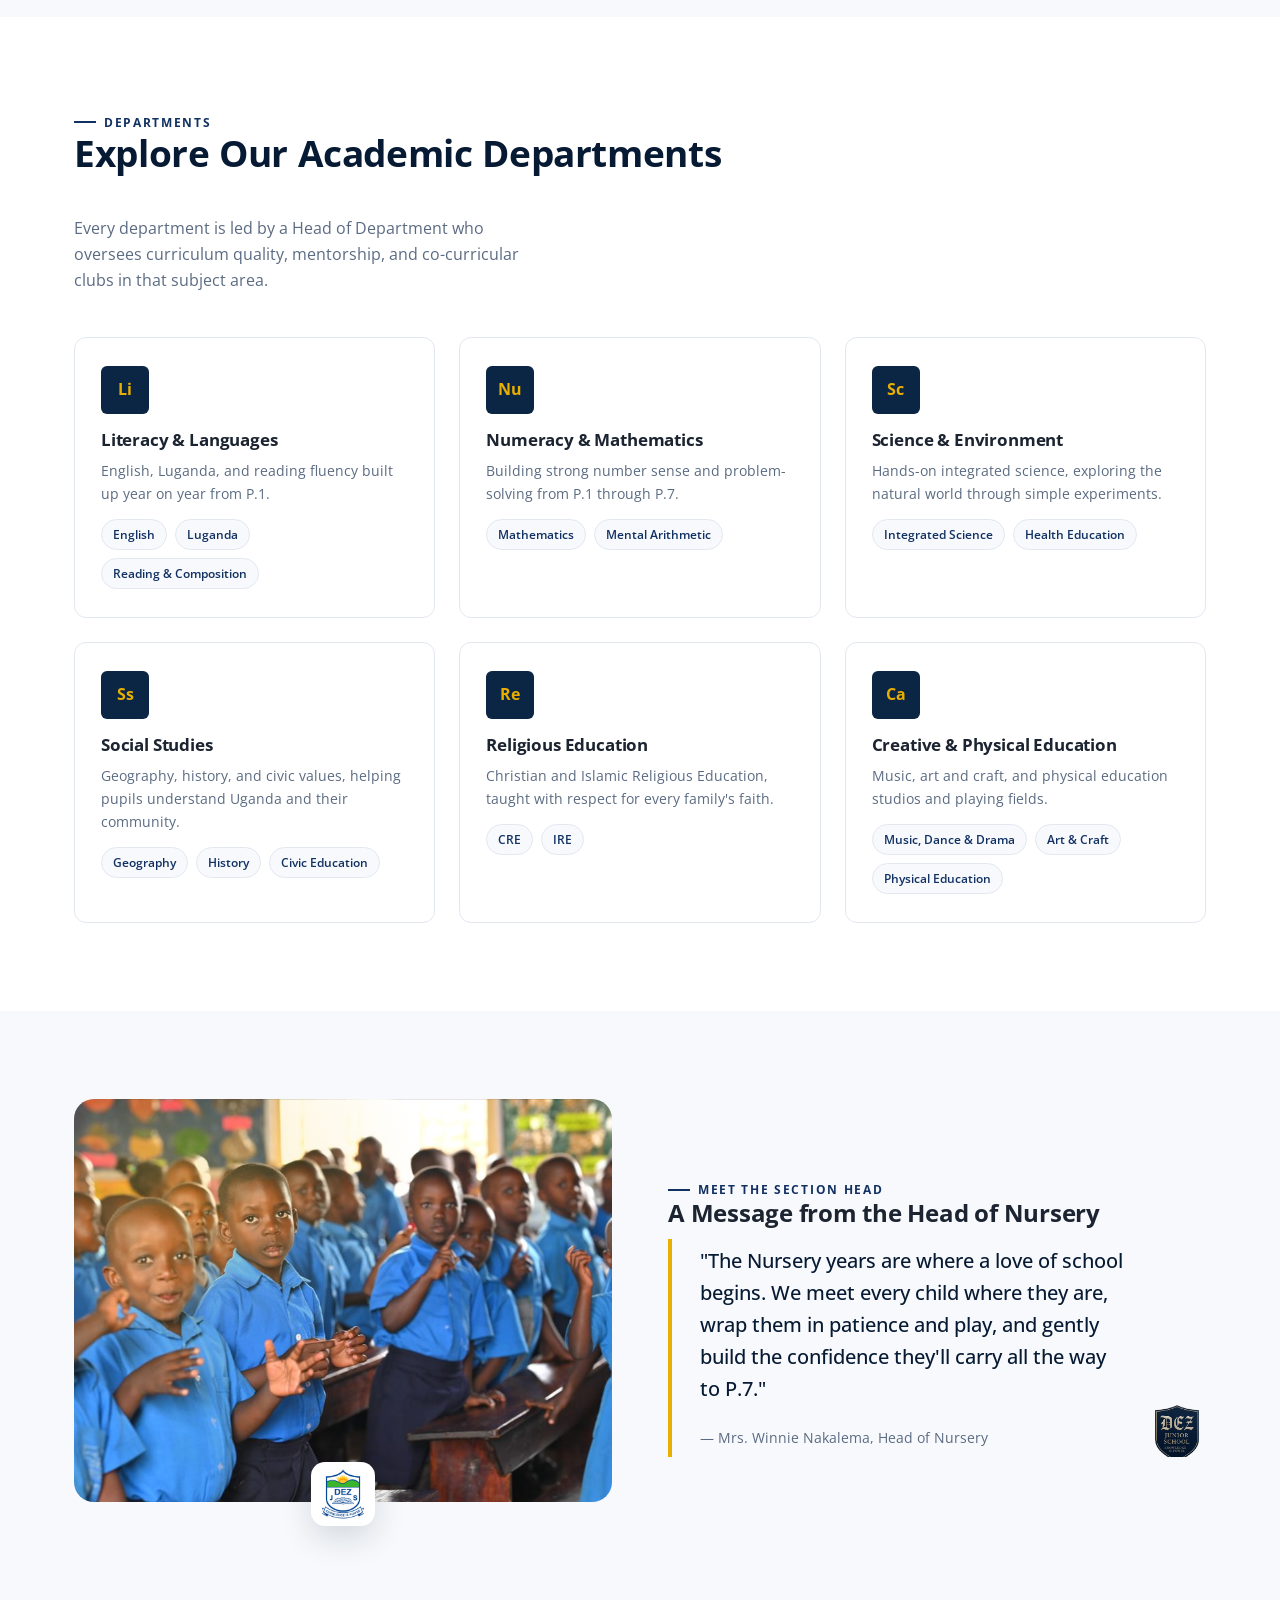
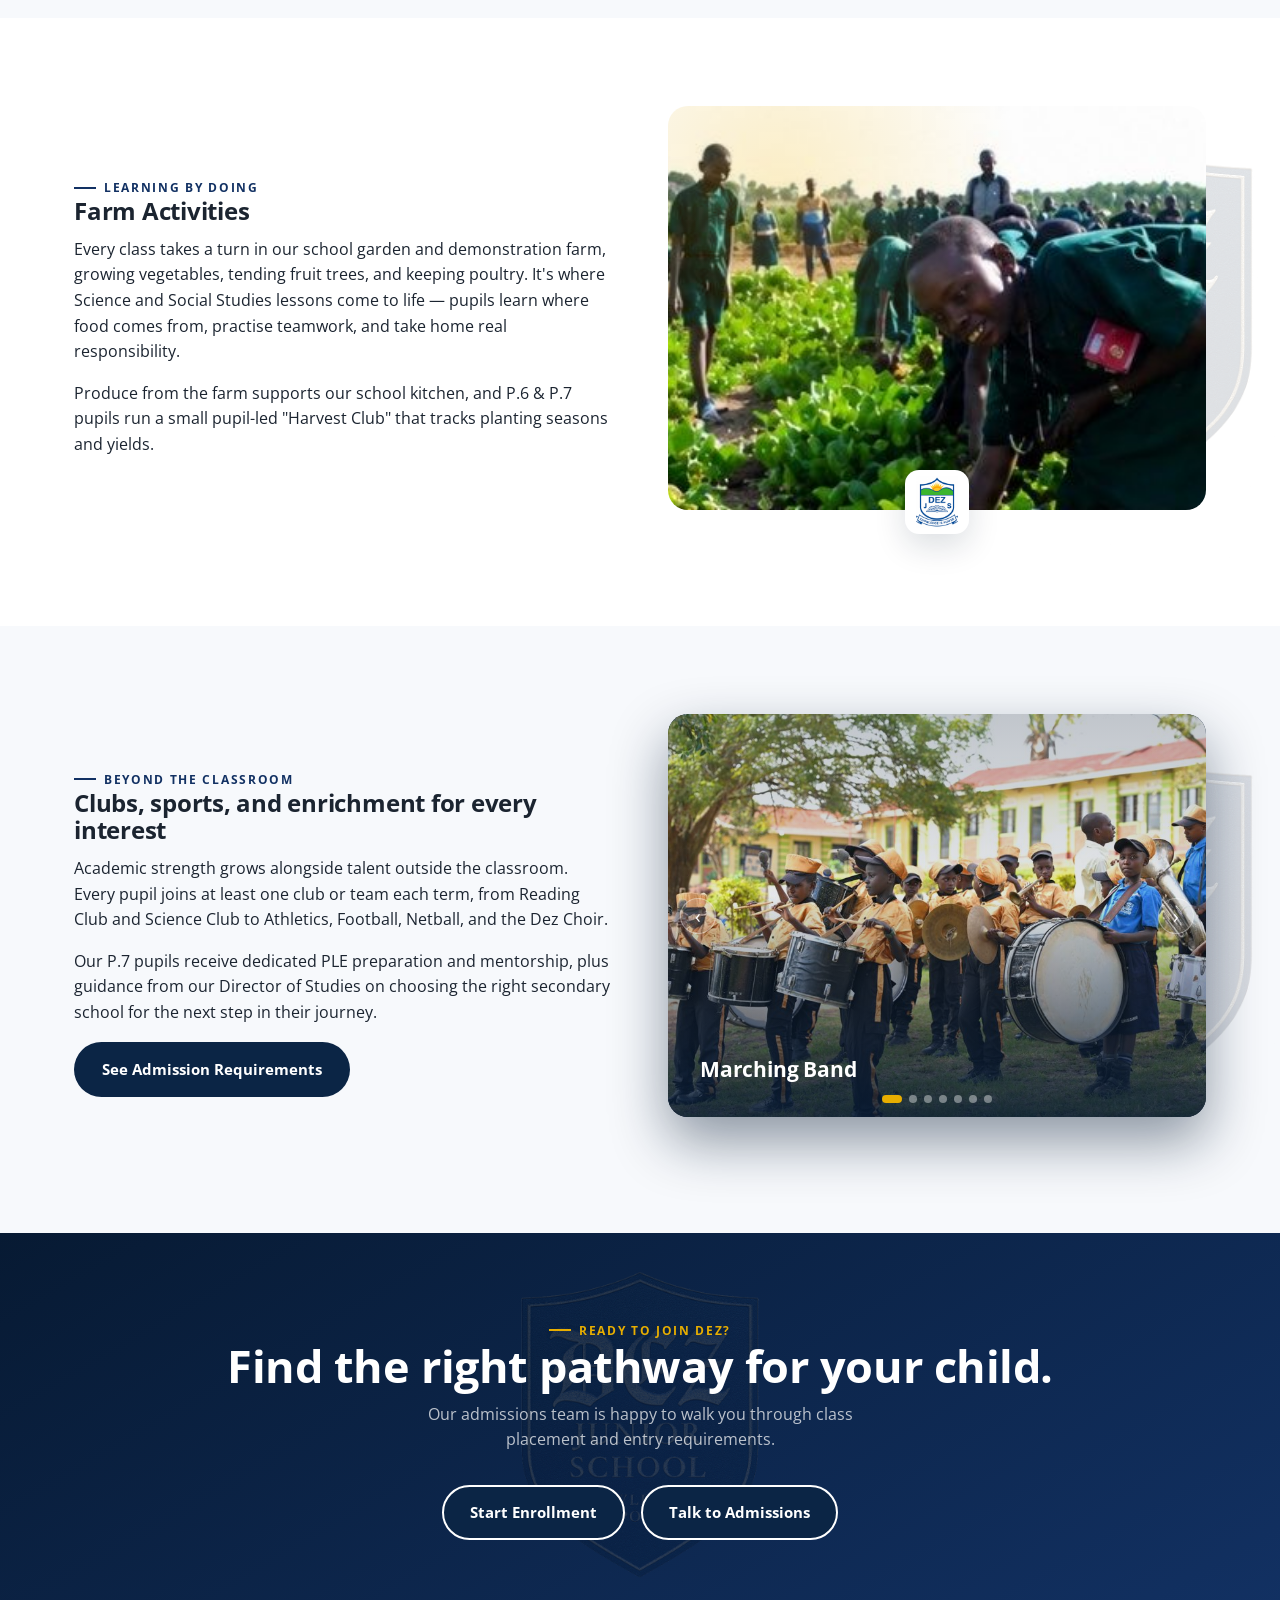
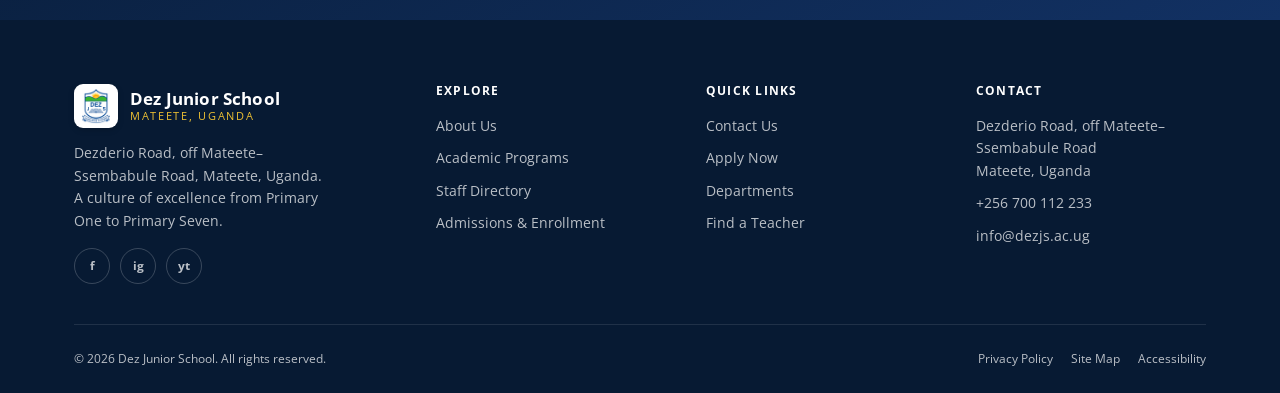
<file: dez-junior-school/academics.html>
<!DOCTYPE html>
<html lang="en">
<head>
<meta charset="UTF-8">
<meta name="viewport" content="width=device-width, initial-scale=1.0">
<title>Academic Programs — Dez Junior School</title>
<meta name="description" content="Explore Dez Junior School's Lower and Upper Primary academic curriculum and programs.">
<link rel="preconnect" href="https://fonts.googleapis.com">
<link href="https://fonts.googleapis.com/css2?family=Open+Sans:wght@400;500;600;700;800&display=swap" rel="stylesheet">
<link rel="stylesheet" href="css/styles.css">
</head>
<body data-page="academics">

<header class="site-header">
  <div class="nav-bar">
    <a href="index.html" class="brand">
      <span class="brand-logo"><img src="assets/dez-badge.jpg" alt="Dez Junior School badge"></span>
      <span class="brand-text">
        <span class="brand-name">Dez Junior School</span>
        <span class="brand-sub">Mateete, Uganda</span>
      </span>
    </a>
    <nav class="nav-links" aria-label="Primary">
      <a href="index.html" data-nav="home">Home</a>
      <a href="about.html" data-nav="about">About Us</a>
      <a href="academics.html" data-nav="academics">Academic Programs</a>
      <a href="staff.html" data-nav="staff">Staff Directory</a>
      <a href="admissions.html" data-nav="admissions">Admissions &amp; Enrollment</a>
      <a href="contact.html" data-nav="contact">Contact Us</a>
      <a href="admissions.html" class="nav-cta">Enroll Now</a>
    </nav>
    <button class="nav-toggle" aria-label="Toggle menu" aria-expanded="false">
      <span></span>
    </button>
  </div>
</header>

<main id="main">

  <section class="page-hero">
    <div class="container">
      <div class="breadcrumb"><a href="index.html">Home</a> / Academic Programs</div>
      <span class="eyebrow">Personalised Opportunities</span>
      <h1>Academic programs built around every learner.</h1>
      <p>From Primary One through Primary Seven, our curriculum blends the national syllabus with enrichment, hands-on activities, and personal mentorship — so every child finds where they excel.</p>
    </div>
  </section>

  <section class="section">
    <div class="container">
      <div class="level-band reveal">
        <div class="level-card nursery">
          <h3>Nursery — Baby to Top Class</h3>
          <p style="color:rgba(255,255,255,.75);font-size:.92rem;">A warm, play-based introduction to school life, building early language, motor skills, and social confidence.</p>
          <ul>
            <li><span>Learning areas</span><span>5</span></li>
            <li><span>Enrichment activities</span><span>4</span></li>
            <li><span>Average class size</span><span>24</span></li>
          </ul>
        </div>
        <div class="level-card olevel">
          <h3>Lower Primary — P.1 to P.3</h3>
          <p style="color:rgba(255,255,255,.75);font-size:.92rem;">A play-based, foundational start focused on literacy, numeracy, and building confident learning habits.</p>
          <ul>
            <li><span>Core subjects</span><span>6</span></li>
            <li><span>Enrichment activities</span><span>4</span></li>
            <li><span>Average class size</span><span>32</span></li>
          </ul>
        </div>
        <div class="level-card alevel">
          <h3>Upper Primary — P.4 to P.7</h3>
          <p style="color:rgba(255,255,255,.75);font-size:.92rem;">A broader curriculum that builds toward the Primary Leaving Examination, with dedicated PLE preparation in P.7.</p>
          <ul>
            <li><span>Core subjects</span><span>8</span></li>
            <li><span>Enrichment activities</span><span>5</span></li>
            <li><span>Average class size</span><span>36</span></li>
          </ul>
        </div>
      </div>
    </div>
  </section>

  <section class="section section--alt">
    <div class="container">
      <div class="two-col reverse reveal">
        <div class="col-text">
          <span class="eyebrow eyebrow--dark">Academic Leadership</span>
          <h2>A Message from the Director of Studies</h2>
          <blockquote class="quote-block">
            <p>"Every learner moves at their own pace. Our role is to track that progress closely, term by term, and make sure no child is ever left guessing where they stand — or what support they need next."</p>
            <cite>— Mrs. Miriam Nansubuga, Director of Studies</cite>
          </blockquote>
        </div>
        <div class="col-media">
          <div class="media-block" style="background-image:url('assets/academics/dos.jpg');background-size:cover;background-position:center;"></div>
          <span class="media-badge"><img src="assets/dez-badge.jpg" alt="Dez Junior School badge"></span>
        </div>
      </div>
    </div>
  </section>

  <section class="section" id="departments">
    <div class="container">
      <div class="section-head reveal">
        <div>
          <span class="eyebrow eyebrow--dark">Departments</span>
          <h2>Explore Our Academic Departments</h2>
        </div>
        <p>Every department is led by a Head of Department who oversees curriculum quality, mentorship, and co-curricular clubs in that subject area.</p>
      </div>
      <div class="program-grid">
        <div class="program-card reveal">
          <div class="program-icon">Li</div>
          <h3>Literacy &amp; Languages</h3>
          <p>English, Luganda, and reading fluency built up year on year from P.1.</p>
          <div class="subject-tags">
            <span>English</span><span>Luganda</span><span>Reading &amp; Composition</span>
          </div>
        </div>
        <div class="program-card reveal">
          <div class="program-icon">Nu</div>
          <h3>Numeracy &amp; Mathematics</h3>
          <p>Building strong number sense and problem-solving from P.1 through P.7.</p>
          <div class="subject-tags">
            <span>Mathematics</span><span>Mental Arithmetic</span>
          </div>
        </div>
        <div class="program-card reveal">
          <div class="program-icon">Sc</div>
          <h3>Science &amp; Environment</h3>
          <p>Hands-on integrated science, exploring the natural world through simple experiments.</p>
          <div class="subject-tags">
            <span>Integrated Science</span><span>Health Education</span>
          </div>
        </div>
        <div class="program-card reveal">
          <div class="program-icon">Ss</div>
          <h3>Social Studies</h3>
          <p>Geography, history, and civic values, helping pupils understand Uganda and their community.</p>
          <div class="subject-tags">
            <span>Geography</span><span>History</span><span>Civic Education</span>
          </div>
        </div>
        <div class="program-card reveal">
          <div class="program-icon">Re</div>
          <h3>Religious Education</h3>
          <p>Christian and Islamic Religious Education, taught with respect for every family's faith.</p>
          <div class="subject-tags">
            <span>CRE</span><span>IRE</span>
          </div>
        </div>
        <div class="program-card reveal">
          <div class="program-icon">Ca</div>
          <h3>Creative &amp; Physical Education</h3>
          <p>Music, art and craft, and physical education studios and playing fields.</p>
          <div class="subject-tags">
            <span>Music, Dance &amp; Drama</span><span>Art &amp; Craft</span><span>Physical Education</span>
          </div>
        </div>
      </div>
    </div>
  </section>

  <section class="section section--alt">
    <div class="container">
      <div class="two-col reveal">
        <div class="col-media">
          <div class="media-block" style="background-image:url('assets/academics/nursery.jpg');background-size:cover;background-position:center;"></div>
          <span class="media-badge"><img src="assets/dez-badge.jpg" alt="Dez Junior School badge"></span>
        </div>
        <div class="col-text">
          <span class="eyebrow eyebrow--dark">Meet the Section Head</span>
          <h2>A Message from the Head of Nursery</h2>
          <blockquote class="quote-block">
            <p>"The Nursery years are where a love of school begins. We meet every child where they are, wrap them in patience and play, and gently build the confidence they'll carry all the way to P.7."</p>
            <cite>— Mrs. Winnie Nakalema, Head of Nursery</cite>
          </blockquote>
        </div>
      </div>
    </div>
  </section>

  <section class="section emblem-bg-section">
    <div class="container">
      <div class="two-col reveal">
        <div class="col-text">
          <span class="eyebrow eyebrow--dark">Learning by Doing</span>
          <h2>Farm Activities</h2>
          <p>Every class takes a turn in our school garden and demonstration farm, growing vegetables, tending fruit trees, and keeping poultry. It's where Science and Social Studies lessons come to life — pupils learn where food comes from, practise teamwork, and take home real responsibility.</p>
          <p>Produce from the farm supports our school kitchen, and P.6 &amp; P.7 pupils run a small pupil-led "Harvest Club" that tracks planting seasons and yields.</p>
        </div>
        <div class="col-media">
          <div class="media-block" style="background-image:url('assets/academics/farm.jpg');background-size:cover;background-position:center;"></div>
          <span class="media-badge"><img src="assets/dez-badge.jpg" alt="Dez Junior School badge"></span>
        </div>
      </div>
    </div>
  </section>

  <section class="section section--alt emblem-bg-section">
    <div class="container">
      <div class="two-col reveal">
        <div class="col-text">
          <span class="eyebrow eyebrow--dark">Beyond the Classroom</span>
          <h2>Clubs, sports, and enrichment for every interest</h2>
          <p>Academic strength grows alongside talent outside the classroom. Every pupil joins at least one club or team each term, from Reading Club and Science Club to Athletics, Football, Netball, and the Dez Choir.</p>
          <p>Our P.7 pupils receive dedicated PLE preparation and mentorship, plus guidance from our Director of Studies on choosing the right secondary school for the next step in their journey.</p>
          <a href="admissions.html" class="btn btn-navy">See Admission Requirements</a>
        </div>
        <div class="col-media">
          <div class="hero-slideshow hero-slideshow--wide" aria-label="Clubs, sports, and enrichment slideshow" data-slideshow>
            <div class="slide slide-clubs-1 is-active" style="background-image:linear-gradient(to top, rgba(7,26,51,.88), rgba(7,26,51,.1) 55%, rgba(7,26,51,.25)), url('assets/clubs/01.jpg');background-size:cover;background-position:center;">
              <div class="slide-caption"><h2>Marching Band</h2></div>
            </div>
            <div class="slide slide-clubs-2" style="background-image:linear-gradient(to top, rgba(7,26,51,.88), rgba(7,26,51,.1) 55%, rgba(7,26,51,.25)), url('assets/clubs/02.jpg');background-size:cover;background-position:center;">
              <div class="slide-caption"><h2>Music Club</h2></div>
            </div>
            <div class="slide slide-clubs-3" style="background-image:linear-gradient(to top, rgba(7,26,51,.88), rgba(7,26,51,.1) 55%, rgba(7,26,51,.25)), url('assets/clubs/03.jpg');background-size:cover;background-position:center;">
              <div class="slide-caption"><h2>Coffee &amp; Farming Club</h2></div>
            </div>
            <div class="slide slide-clubs-4" style="background-image:linear-gradient(to top, rgba(7,26,51,.88), rgba(7,26,51,.1) 55%, rgba(7,26,51,.25)), url('assets/clubs/04.jpg');background-size:cover;background-position:center;">
              <div class="slide-caption"><h2>Agriculture Club</h2></div>
            </div>
            <div class="slide slide-clubs-5" style="background-image:linear-gradient(to top, rgba(7,26,51,.88), rgba(7,26,51,.1) 55%, rgba(7,26,51,.25)), url('assets/clubs/05.jpg');background-size:cover;background-position:center;">
              <div class="slide-caption"><h2>Animal Husbandry Club</h2></div>
            </div>
            <div class="slide slide-clubs-6" style="background-image:linear-gradient(to top, rgba(7,26,51,.88), rgba(7,26,51,.1) 55%, rgba(7,26,51,.25)), url('assets/clubs/06.jpg');background-size:cover;background-position:center;">
              <div class="slide-caption"><h2>School Garden</h2></div>
            </div>
            <div class="slide slide-clubs-7" style="background-image:linear-gradient(to top, rgba(7,26,51,.88), rgba(7,26,51,.1) 55%, rgba(7,26,51,.25)), url('assets/clubs/07.jpg');background-size:cover;background-position:center;">
              <div class="slide-caption"><h2>Sports &amp; Games</h2></div>
            </div>

            <div class="slideshow-controls">
              <button class="slide-btn slide-prev" aria-label="Previous slide" data-slide-prev>‹</button>
              <button class="slide-btn slide-next" aria-label="Next slide" data-slide-next>›</button>
            </div>
            <div class="slide-dots" role="tablist" aria-label="Choose slide">
              <button class="slide-dot is-active" data-slide-dot="0" aria-label="Show slide 1"></button>
              <button class="slide-dot" data-slide-dot="1" aria-label="Show slide 2"></button>
              <button class="slide-dot" data-slide-dot="2" aria-label="Show slide 3"></button>
              <button class="slide-dot" data-slide-dot="3" aria-label="Show slide 4"></button>
              <button class="slide-dot" data-slide-dot="4" aria-label="Show slide 5"></button>
              <button class="slide-dot" data-slide-dot="5" aria-label="Show slide 6"></button>
              <button class="slide-dot" data-slide-dot="6" aria-label="Show slide 7"></button>
            </div>
          </div>
        </div>
      </div>
    </div>
  </section>

  <section class="cta-band">
    <div class="container">
      <span class="eyebrow">Ready to join Dez?</span>
      <h2>Find the right pathway for your child.</h2>
      <p>Our admissions team is happy to walk you through class placement and entry requirements.</p>
      <div class="cta-buttons">
        <a href="admissions.html" class="btn btn-gold">Start Enrollment</a>
        <a href="contact.html" class="btn btn-outline">Talk to Admissions</a>
      </div>
    </div>
  </section>

</main>

<footer class="site-footer">
  <div class="container">
    <div class="footer-grid">
      <div class="footer-brand">
        <a href="index.html" class="brand">
          <span class="brand-logo"><img src="assets/dez-badge.jpg" alt="Dez Junior School badge"></span>
          <span class="brand-text">
            <span class="brand-name">Dez Junior School</span>
            <span class="brand-sub">Mateete, Uganda</span>
          </span>
        </a>
        <p>Dezderio Road, off Mateete–Ssembabule Road, Mateete, Uganda. A culture of excellence from Primary One to Primary Seven.</p>
        <div class="footer-social">
          <a href="#" aria-label="Facebook">f</a>
          <a href="#" aria-label="Instagram">ig</a>
          <a href="#" aria-label="YouTube">yt</a>
        </div>
      </div>
      <div class="footer-col">
        <h4>Explore</h4>
        <ul>
          <li><a href="about.html">About Us</a></li>
          <li><a href="academics.html">Academic Programs</a></li>
          <li><a href="staff.html">Staff Directory</a></li>
          <li><a href="admissions.html">Admissions &amp; Enrollment</a></li>
        </ul>
      </div>
      <div class="footer-col">
        <h4>Quick Links</h4>
        <ul>
          <li><a href="contact.html">Contact Us</a></li>
          <li><a href="admissions.html">Apply Now</a></li>
          <li><a href="academics.html#departments">Departments</a></li>
          <li><a href="staff.html">Find a Teacher</a></li>
        </ul>
      </div>
      <div class="footer-col">
        <h4>Contact</h4>
        <ul>
          <li>Dezderio Road, off Mateete–Ssembabule Road<br>Mateete, Uganda</li>
          <li>+256 700 112 233</li>
          <li>info@dezjs.ac.ug</li>
        </ul>
      </div>
    </div>
    <div class="footer-bottom">
      <span>© <span data-year>2026</span> Dez Junior School. All rights reserved.</span>
      <div class="legal-links">
        <a href="#">Privacy Policy</a>
        <a href="#">Site Map</a>
        <a href="#">Accessibility</a>
      </div>
    </div>
  </div>
</footer>

<script src="js/script.js"></script>
</body>
</html>
</file>
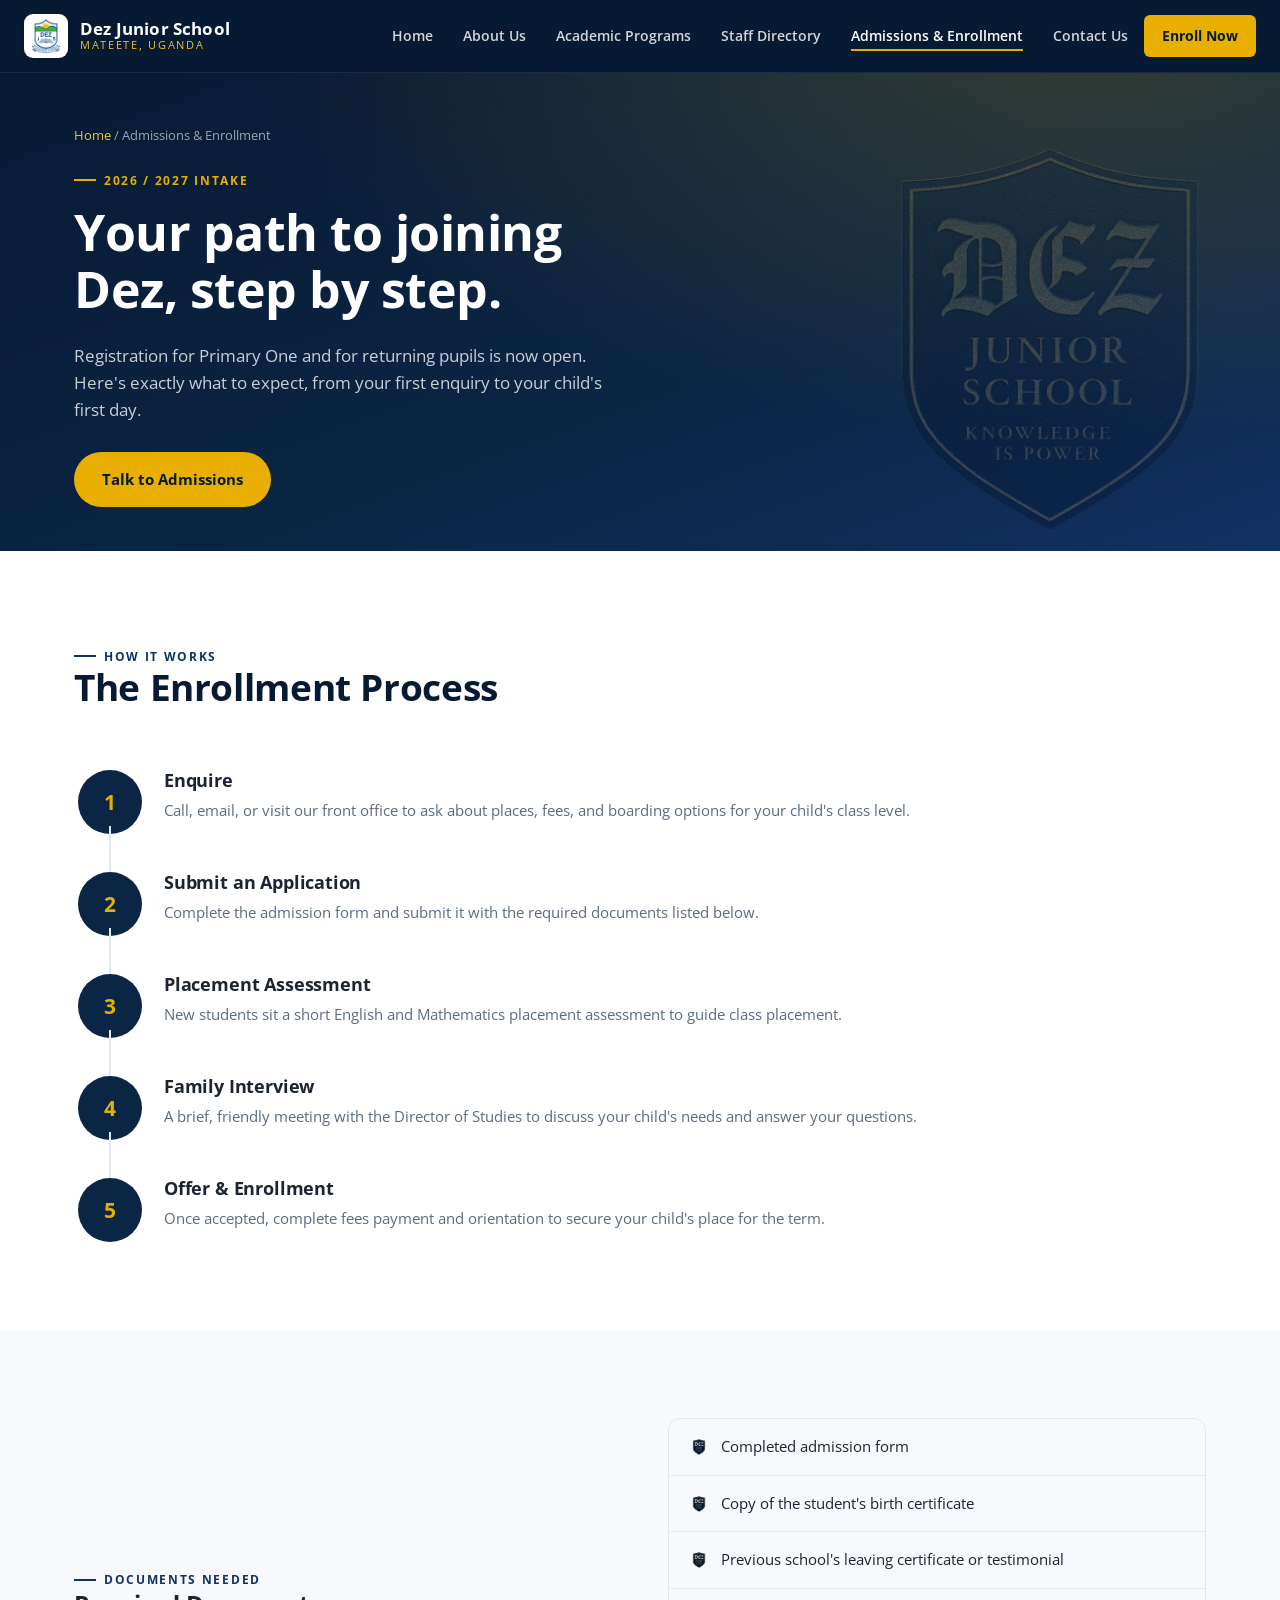
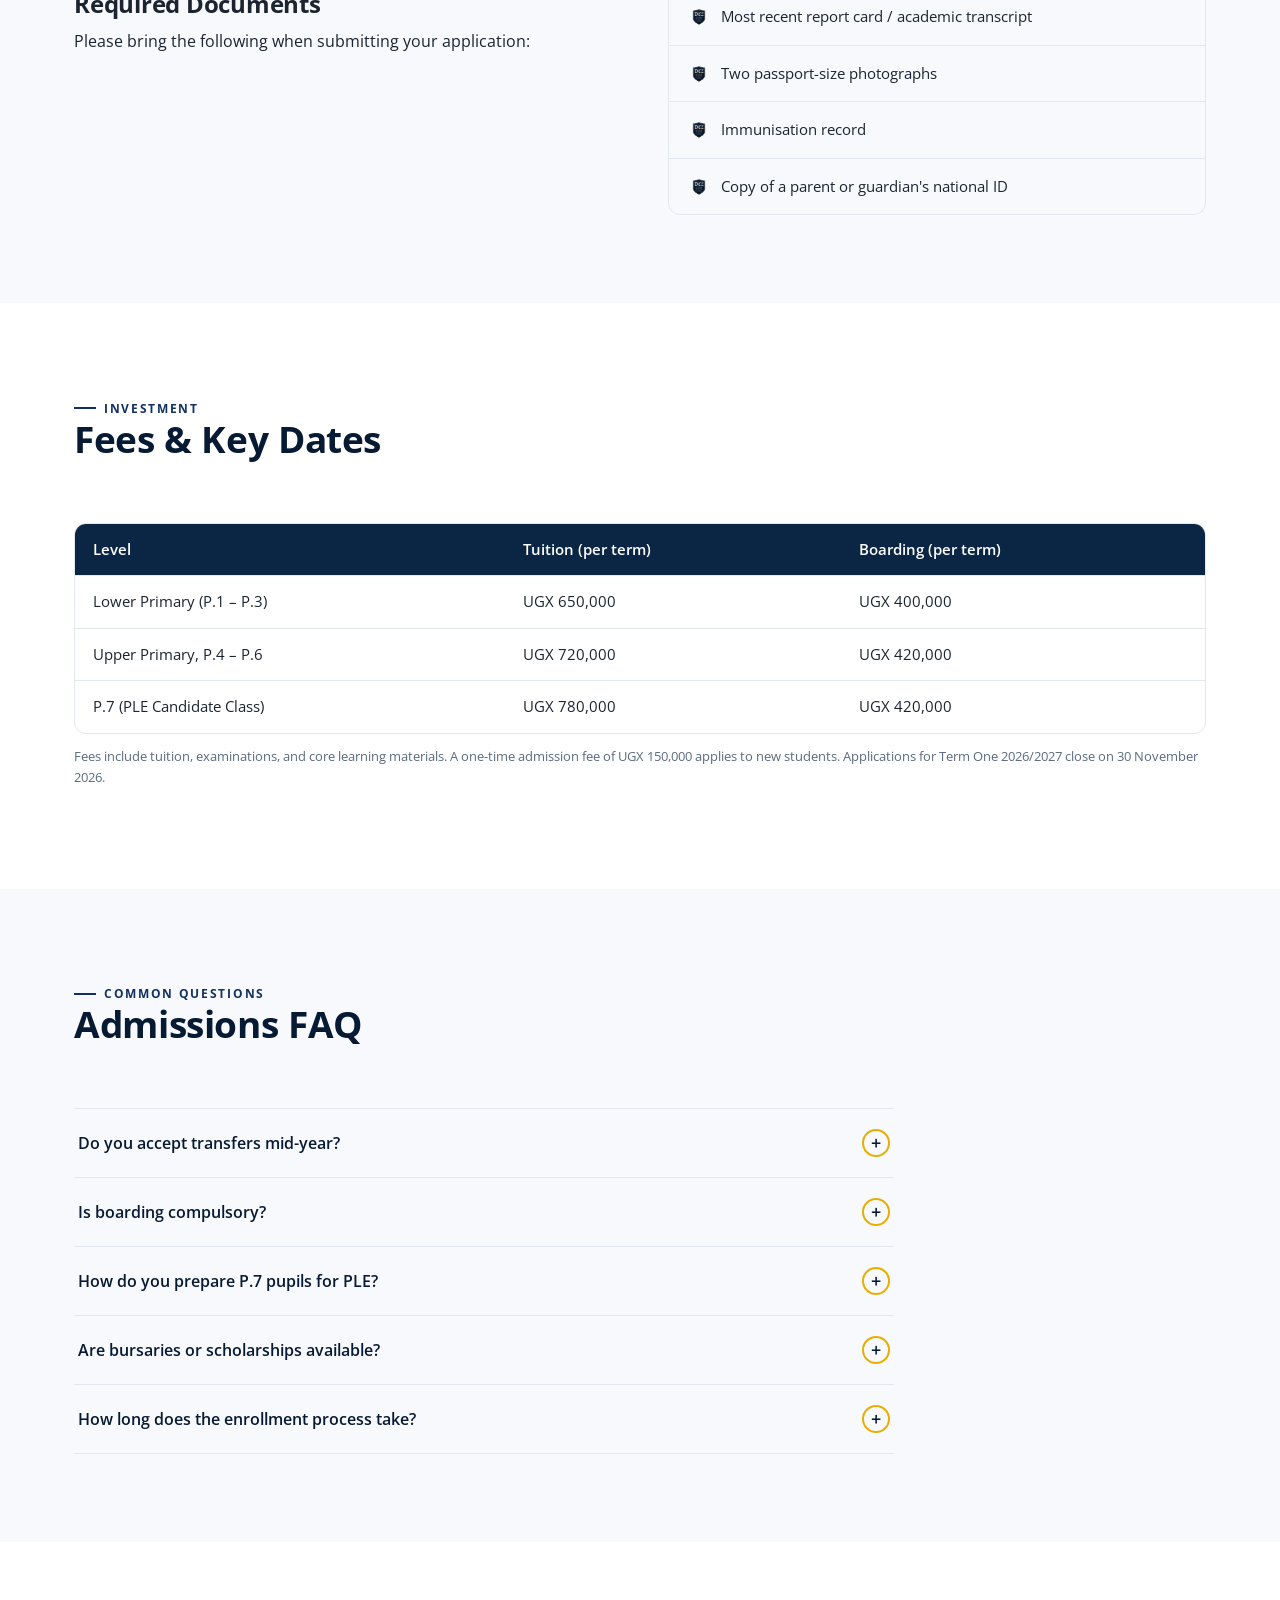
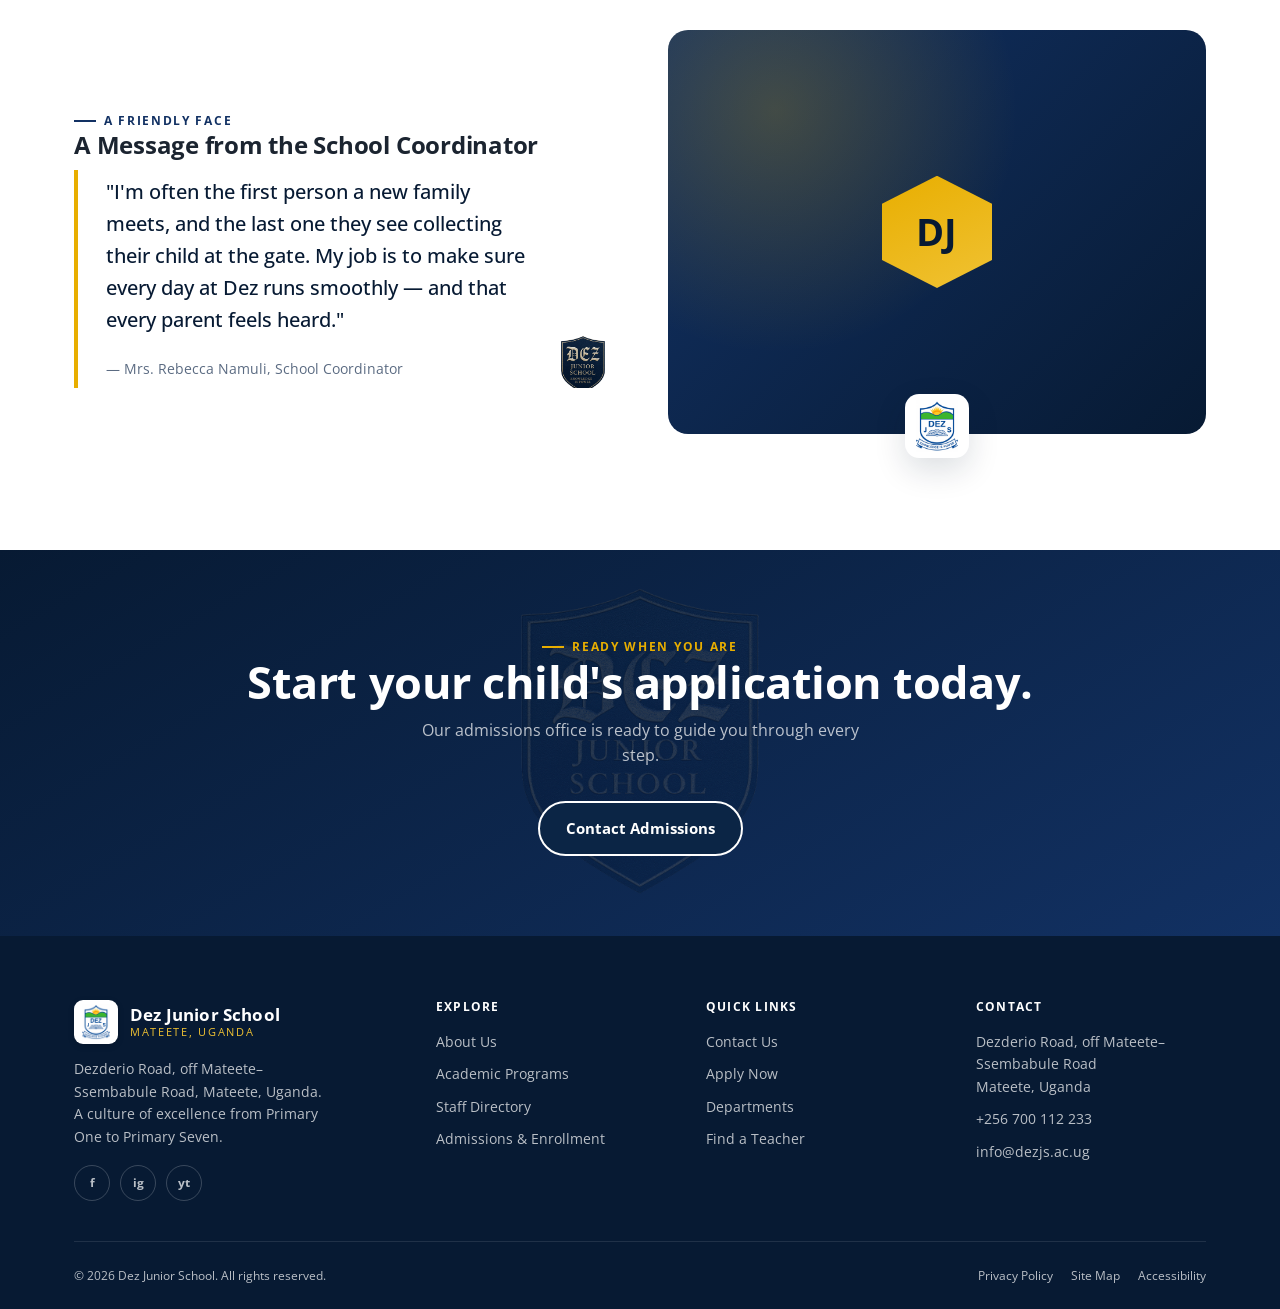
<file: dez-junior-school/admissions.html>
<!DOCTYPE html>
<html lang="en">
<head>
<meta charset="UTF-8">
<meta name="viewport" content="width=device-width, initial-scale=1.0">
<title>Admissions &amp; Enrollment — Dez Junior School</title>
<meta name="description" content="Step-by-step admissions guide, requirements, and fees for Dez Junior School.">
<link rel="preconnect" href="https://fonts.googleapis.com">
<link href="https://fonts.googleapis.com/css2?family=Open+Sans:wght@400;500;600;700;800&display=swap" rel="stylesheet">
<link rel="stylesheet" href="css/styles.css">
</head>
<body data-page="admissions">

<header class="site-header">
  <div class="nav-bar">
    <a href="index.html" class="brand">
      <span class="brand-logo"><img src="assets/dez-badge.jpg" alt="Dez Junior School badge"></span>
      <span class="brand-text">
        <span class="brand-name">Dez Junior School</span>
        <span class="brand-sub">Mateete, Uganda</span>
      </span>
    </a>
    <nav class="nav-links" aria-label="Primary">
      <a href="index.html" data-nav="home">Home</a>
      <a href="about.html" data-nav="about">About Us</a>
      <a href="academics.html" data-nav="academics">Academic Programs</a>
      <a href="staff.html" data-nav="staff">Staff Directory</a>
      <a href="admissions.html" data-nav="admissions">Admissions &amp; Enrollment</a>
      <a href="contact.html" data-nav="contact">Contact Us</a>
      <a href="admissions.html" class="nav-cta">Enroll Now</a>
    </nav>
    <button class="nav-toggle" aria-label="Toggle menu" aria-expanded="false">
      <span></span>
    </button>
  </div>
</header>

<main id="main">

  <section class="page-hero">
    <div class="container">
      <div class="breadcrumb"><a href="index.html">Home</a> / Admissions &amp; Enrollment</div>
      <span class="eyebrow">2026 / 2027 Intake</span>
      <h1>Your path to joining Dez, step by step.</h1>
      <p>Registration for Primary One and for returning pupils is now open. Here's exactly what to expect, from your first enquiry to your child's first day.</p>
      <div class="hero-actions" style="margin-top:28px;">
        <a href="contact.html" class="btn btn-gold">Talk to Admissions</a>
      </div>
    </div>
  </section>

  <section class="section">
    <div class="container">
      <div class="section-head reveal">
        <div>
          <span class="eyebrow eyebrow--dark">How it works</span>
          <h2>The Enrollment Process</h2>
        </div>
      </div>
      <div class="timeline">
        <div class="timeline-item reveal">
          <div class="timeline-num">1</div>
          <div class="timeline-body">
            <h3>Enquire</h3>
            <p>Call, email, or visit our front office to ask about places, fees, and boarding options for your child's class level.</p>
          </div>
        </div>
        <div class="timeline-item reveal">
          <div class="timeline-num">2</div>
          <div class="timeline-body">
            <h3>Submit an Application</h3>
            <p>Complete the admission form and submit it with the required documents listed below.</p>
          </div>
        </div>
        <div class="timeline-item reveal">
          <div class="timeline-num">3</div>
          <div class="timeline-body">
            <h3>Placement Assessment</h3>
            <p>New students sit a short English and Mathematics placement assessment to guide class placement.</p>
          </div>
        </div>
        <div class="timeline-item reveal">
          <div class="timeline-num">4</div>
          <div class="timeline-body">
            <h3>Family Interview</h3>
            <p>A brief, friendly meeting with the Director of Studies to discuss your child's needs and answer your questions.</p>
          </div>
        </div>
        <div class="timeline-item reveal">
          <div class="timeline-num">5</div>
          <div class="timeline-body">
            <h3>Offer &amp; Enrollment</h3>
            <p>Once accepted, complete fees payment and orientation to secure your child's place for the term.</p>
          </div>
        </div>
      </div>
    </div>
  </section>

  <section class="section section--alt">
    <div class="container">
      <div class="two-col reveal">
        <div class="col-text">
          <span class="eyebrow eyebrow--dark">Documents Needed</span>
          <h2>Required Documents</h2>
          <p>Please bring the following when submitting your application:</p>
        </div>
        <div>
          <ul class="req-list">
            <li>Completed admission form</li>
            <li>Copy of the student's birth certificate</li>
            <li>Previous school's leaving certificate or testimonial</li>
            <li>Most recent report card / academic transcript</li>
            <li>Two passport-size photographs</li>
            <li>Immunisation record</li>
            <li>Copy of a parent or guardian's national ID</li>
          </ul>
        </div>
      </div>
    </div>
  </section>

  <section class="section">
    <div class="container">
      <div class="section-head reveal">
        <div>
          <span class="eyebrow eyebrow--dark">Investment</span>
          <h2>Fees &amp; Key Dates</h2>
        </div>
      </div>
      <div class="reveal" style="overflow-x:auto;border:1px solid var(--line);border-radius:12px;">
        <table class="fees-table">
          <thead>
            <tr><th>Level</th><th>Tuition (per term)</th><th>Boarding (per term)</th></tr>
          </thead>
          <tbody>
            <tr><td>Lower Primary (P.1 – P.3)</td><td>UGX 650,000</td><td>UGX 400,000</td></tr>
            <tr><td>Upper Primary, P.4 – P.6</td><td>UGX 720,000</td><td>UGX 420,000</td></tr>
            <tr><td>P.7 (PLE Candidate Class)</td><td>UGX 780,000</td><td>UGX 420,000</td></tr>
          </tbody>
        </table>
      </div>
      <p class="fees-note">Fees include tuition, examinations, and core learning materials. A one-time admission fee of UGX 150,000 applies to new students. Applications for Term One 2026/2027 close on 30 November 2026.</p>
    </div>
  </section>

  <section class="section section--alt">
    <div class="container">
      <div class="section-head reveal">
        <div>
          <span class="eyebrow eyebrow--dark">Common Questions</span>
          <h2>Admissions FAQ</h2>
        </div>
      </div>
      <div class="reveal" style="max-width:820px;">
        <div class="accordion-item">
          <button class="accordion-trigger" aria-expanded="false">
            <span>Do you accept transfers mid-year?</span>
            <span class="accordion-icon">+</span>
          </button>
          <div class="accordion-panel">
            <p>Yes. Transfer students are welcome at the start of any term, subject to space availability and a placement assessment to confirm the right class level.</p>
          </div>
        </div>
        <div class="accordion-item">
          <button class="accordion-trigger" aria-expanded="false">
            <span>Is boarding compulsory?</span>
            <span class="accordion-icon">+</span>
          </button>
          <div class="accordion-panel">
            <p>No. Dez welcomes both day scholars and boarding students. Boarding is optional and billed separately per term as shown in the fees table above.</p>
          </div>
        </div>
        <div class="accordion-item">
          <button class="accordion-trigger" aria-expanded="false">
            <span>How do you prepare P.7 pupils for PLE?</span>
            <span class="accordion-icon">+</span>
          </button>
          <div class="accordion-panel">
            <p>P.7 pupils follow a dedicated revision timetable, sit regular mock examinations, and receive extra small-group support in the run-up to the Primary Leaving Examination.</p>
          </div>
        </div>
        <div class="accordion-item">
          <button class="accordion-trigger" aria-expanded="false">
            <span>Are bursaries or scholarships available?</span>
            <span class="accordion-icon">+</span>
          </button>
          <div class="accordion-panel">
            <p>A limited number of merit and needs-based bursaries are available each year. Ask our Bursar's office for eligibility criteria and application deadlines.</p>
          </div>
        </div>
        <div class="accordion-item">
          <button class="accordion-trigger" aria-expanded="false">
            <span>How long does the enrollment process take?</span>
            <span class="accordion-icon">+</span>
          </button>
          <div class="accordion-panel">
            <p>Most families complete all five steps within one to two weeks, from initial enquiry through to a confirmed place, provided documents are submitted promptly.</p>
          </div>
        </div>
      </div>
    </div>
  </section>

  <section class="section">
    <div class="container">
      <div class="two-col reverse reveal">
        <div class="col-text">
          <span class="eyebrow eyebrow--dark">A Friendly Face</span>
          <h2>A Message from the School Coordinator</h2>
          <blockquote class="quote-block">
            <p>"I'm often the first person a new family meets, and the last one they see collecting their child at the gate. My job is to make sure every day at Dez runs smoothly — and that every parent feels heard."</p>
            <cite>— Mrs. Rebecca Namuli, School Coordinator</cite>
          </blockquote>
        </div>
        <div class="col-media">
          <div class="media-block"><span class="crest crest--lg" aria-hidden="true"></span></div>
          <span class="media-badge"><img src="assets/dez-badge.jpg" alt="Dez Junior School badge"></span>
        </div>
      </div>
    </div>
  </section>

  <section class="cta-band">
    <div class="container">
      <span class="eyebrow">Ready when you are</span>
      <h2>Start your child's application today.</h2>
      <p>Our admissions office is ready to guide you through every step.</p>
      <div class="cta-buttons">
        <a href="contact.html" class="btn btn-gold">Contact Admissions</a>
      </div>
    </div>
  </section>

</main>

<footer class="site-footer">
  <div class="container">
    <div class="footer-grid">
      <div class="footer-brand">
        <a href="index.html" class="brand">
          <span class="brand-logo"><img src="assets/dez-badge.jpg" alt="Dez Junior School badge"></span>
          <span class="brand-text">
            <span class="brand-name">Dez Junior School</span>
            <span class="brand-sub">Mateete, Uganda</span>
          </span>
        </a>
        <p>Dezderio Road, off Mateete–Ssembabule Road, Mateete, Uganda. A culture of excellence from Primary One to Primary Seven.</p>
        <div class="footer-social">
          <a href="#" aria-label="Facebook">f</a>
          <a href="#" aria-label="Instagram">ig</a>
          <a href="#" aria-label="YouTube">yt</a>
        </div>
      </div>
      <div class="footer-col">
        <h4>Explore</h4>
        <ul>
          <li><a href="about.html">About Us</a></li>
          <li><a href="academics.html">Academic Programs</a></li>
          <li><a href="staff.html">Staff Directory</a></li>
          <li><a href="admissions.html">Admissions &amp; Enrollment</a></li>
        </ul>
      </div>
      <div class="footer-col">
        <h4>Quick Links</h4>
        <ul>
          <li><a href="contact.html">Contact Us</a></li>
          <li><a href="admissions.html">Apply Now</a></li>
          <li><a href="academics.html#departments">Departments</a></li>
          <li><a href="staff.html">Find a Teacher</a></li>
        </ul>
      </div>
      <div class="footer-col">
        <h4>Contact</h4>
        <ul>
          <li>Dezderio Road, off Mateete–Ssembabule Road<br>Mateete, Uganda</li>
          <li>+256 700 112 233</li>
          <li>info@dezjs.ac.ug</li>
        </ul>
      </div>
    </div>
    <div class="footer-bottom">
      <span>© <span data-year>2026</span> Dez Junior School. All rights reserved.</span>
      <div class="legal-links">
        <a href="#">Privacy Policy</a>
        <a href="#">Site Map</a>
        <a href="#">Accessibility</a>
      </div>
    </div>
  </div>
</footer>

<script src="js/script.js"></script>
</body>
</html>
</file>
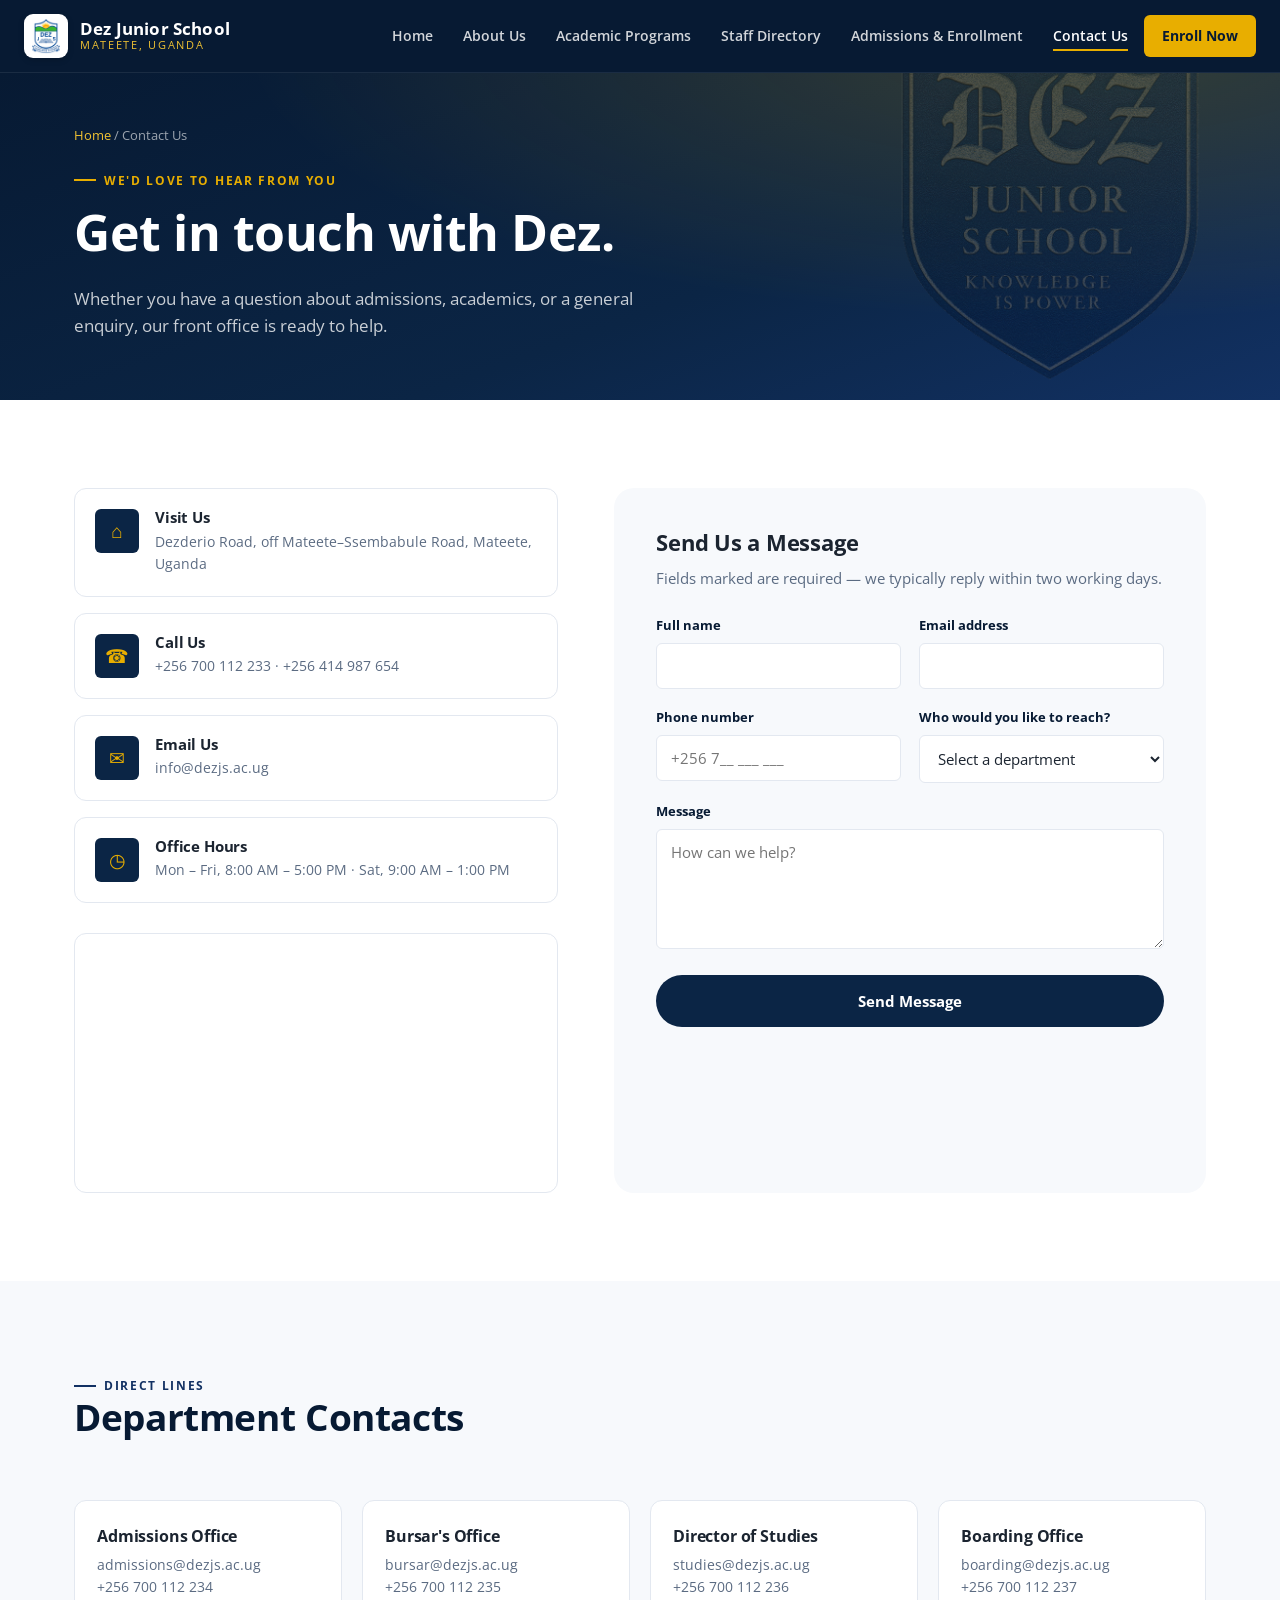
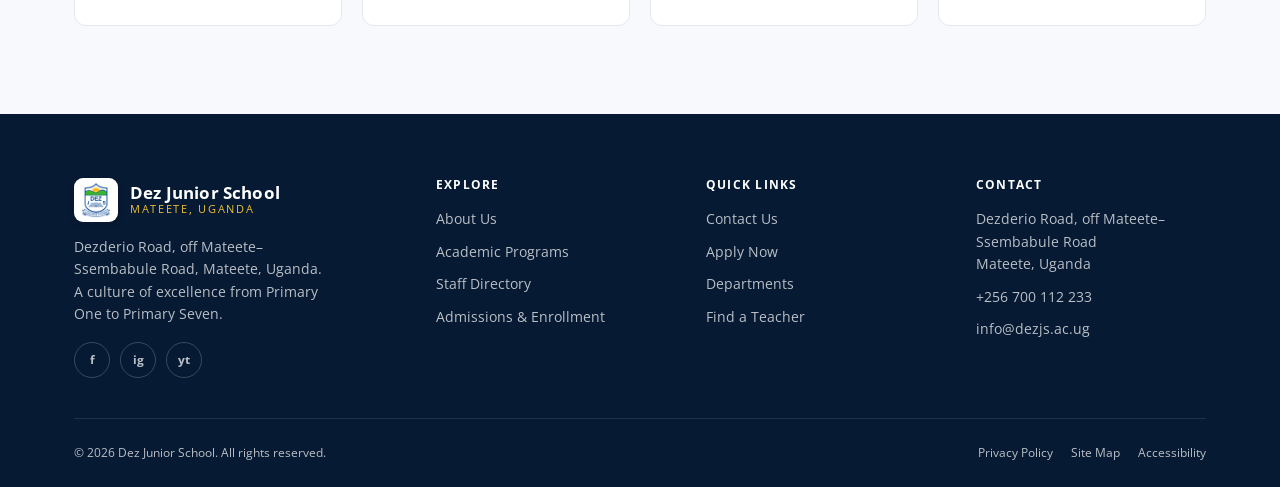
<file: dez-junior-school/contact.html>
<!DOCTYPE html>
<html lang="en">
<head>
<meta charset="UTF-8">
<meta name="viewport" content="width=device-width, initial-scale=1.0">
<title>Contact Us — Dez Junior School</title>
<meta name="description" content="Get in touch with Dez Junior School — address, phone, email, and a contact form.">
<link rel="preconnect" href="https://fonts.googleapis.com">
<link href="https://fonts.googleapis.com/css2?family=Open+Sans:wght@400;500;600;700;800&display=swap" rel="stylesheet">
<link rel="stylesheet" href="css/styles.css">
</head>
<body data-page="contact">

<header class="site-header">
  <div class="nav-bar">
    <a href="index.html" class="brand">
      <span class="brand-logo"><img src="assets/dez-badge.jpg" alt="Dez Junior School badge"></span>
      <span class="brand-text">
        <span class="brand-name">Dez Junior School</span>
        <span class="brand-sub">Mateete, Uganda</span>
      </span>
    </a>
    <nav class="nav-links" aria-label="Primary">
      <a href="index.html" data-nav="home">Home</a>
      <a href="about.html" data-nav="about">About Us</a>
      <a href="academics.html" data-nav="academics">Academic Programs</a>
      <a href="staff.html" data-nav="staff">Staff Directory</a>
      <a href="admissions.html" data-nav="admissions">Admissions &amp; Enrollment</a>
      <a href="contact.html" data-nav="contact">Contact Us</a>
      <a href="admissions.html" class="nav-cta">Enroll Now</a>
    </nav>
    <button class="nav-toggle" aria-label="Toggle menu" aria-expanded="false">
      <span></span>
    </button>
  </div>
</header>

<main id="main">

  <section class="page-hero">
    <div class="container">
      <div class="breadcrumb"><a href="index.html">Home</a> / Contact Us</div>
      <span class="eyebrow">We'd Love to Hear From You</span>
      <h1>Get in touch with Dez.</h1>
      <p>Whether you have a question about admissions, academics, or a general enquiry, our front office is ready to help.</p>
    </div>
  </section>

  <section class="section">
    <div class="container">
      <div class="contact-grid">

        <div>
          <div class="contact-cards">
            <div class="contact-card reveal">
              <div class="ic">⌂</div>
              <div>
                <h3>Visit Us</h3>
                <p>Dezderio Road, off Mateete–Ssembabule Road, Mateete, Uganda</p>
              </div>
            </div>
            <div class="contact-card reveal">
              <div class="ic">☎</div>
              <div>
                <h3>Call Us</h3>
                <p>+256 700 112 233 · +256 414 987 654</p>
              </div>
            </div>
            <div class="contact-card reveal">
              <div class="ic">✉</div>
              <div>
                <h3>Email Us</h3>
                <p>info@dezjs.ac.ug</p>
              </div>
            </div>
            <div class="contact-card reveal">
              <div class="ic">◷</div>
              <div>
                <h3>Office Hours</h3>
                <p>Mon – Fri, 8:00 AM – 5:00 PM · Sat, 9:00 AM – 1:00 PM</p>
              </div>
            </div>
          </div>
          <div class="map-block reveal">
            <iframe
              src="https://www.google.com/maps?q=Dez+Junior+School,+Dezderio+Road,+Mateete,+Uganda&output=embed"
              width="100%"
              height="100%"
              style="border:0;"
              allowfullscreen=""
              loading="lazy"
              referrerpolicy="no-referrer-when-downgrade"
              title="Map showing Dez Junior School on Dezderio Road, Mateete">
            </iframe>
          </div>
        </div>

        <div class="form-card reveal">
          <h2 style="font-size:1.4rem;">Send Us a Message</h2>
          <p style="color:var(--slate);font-size:.92rem;margin-bottom:24px;">Fields marked are required — we typically reply within two working days.</p>

          <div class="form-status" role="status"></div>

          <form data-contact-form novalidate>
            <div class="form-row">
              <div class="field">
                <label for="cf-name">Full name</label>
                <input type="text" id="cf-name" name="name" autocomplete="name">
                <span class="field-error">Please tell us your name.</span>
              </div>
              <div class="field">
                <label for="cf-email">Email address</label>
                <input type="email" id="cf-email" name="email" autocomplete="email">
                <span class="field-error">Please enter a valid email address.</span>
              </div>
            </div>
            <div class="form-row">
              <div class="field">
                <label for="cf-phone">Phone number</label>
                <input type="tel" id="cf-phone" name="phone" placeholder="+256 7__ ___ ___" autocomplete="tel">
              </div>
              <div class="field">
                <label for="cf-subject">Who would you like to reach?</label>
                <select id="cf-subject" name="subject">
                  <option value="">Select a department</option>
                  <option value="admissions">Admissions Office</option>
                  <option value="academics">Academics / Director of Studies</option>
                  <option value="bursar">Bursar's Office</option>
                  <option value="general">General Enquiry</option>
                </select>
                <span class="field-error">Please choose who you would like to reach.</span>
              </div>
            </div>
            <div class="field">
              <label for="cf-message">Message</label>
              <textarea id="cf-message" name="message" placeholder="How can we help?"></textarea>
              <span class="field-error">Please add a short message (at least 10 characters).</span>
            </div>
            <button type="submit" class="btn btn-navy-gold btn-block">Send Message</button>
          </form>
        </div>

      </div>
    </div>
  </section>

  <section class="section section--alt">
    <div class="container">
      <div class="section-head reveal">
        <div>
          <span class="eyebrow eyebrow--dark">Direct Lines</span>
          <h2>Department Contacts</h2>
        </div>
      </div>
      <div class="values-grid">
        <div class="value-card reveal">
          <h3>Admissions Office</h3>
          <p>admissions@dezjs.ac.ug<br>+256 700 112 234</p>
        </div>
        <div class="value-card reveal">
          <h3>Bursar's Office</h3>
          <p>bursar@dezjs.ac.ug<br>+256 700 112 235</p>
        </div>
        <div class="value-card reveal">
          <h3>Director of Studies</h3>
          <p>studies@dezjs.ac.ug<br>+256 700 112 236</p>
        </div>
        <div class="value-card reveal">
          <h3>Boarding Office</h3>
          <p>boarding@dezjs.ac.ug<br>+256 700 112 237</p>
        </div>
      </div>
    </div>
  </section>

</main>

<footer class="site-footer">
  <div class="container">
    <div class="footer-grid">
      <div class="footer-brand">
        <a href="index.html" class="brand">
          <span class="brand-logo"><img src="assets/dez-badge.jpg" alt="Dez Junior School badge"></span>
          <span class="brand-text">
            <span class="brand-name">Dez Junior School</span>
            <span class="brand-sub">Mateete, Uganda</span>
          </span>
        </a>
        <p>Dezderio Road, off Mateete–Ssembabule Road, Mateete, Uganda. A culture of excellence from Primary One to Primary Seven.</p>
        <div class="footer-social">
          <a href="#" aria-label="Facebook">f</a>
          <a href="#" aria-label="Instagram">ig</a>
          <a href="#" aria-label="YouTube">yt</a>
        </div>
      </div>
      <div class="footer-col">
        <h4>Explore</h4>
        <ul>
          <li><a href="about.html">About Us</a></li>
          <li><a href="academics.html">Academic Programs</a></li>
          <li><a href="staff.html">Staff Directory</a></li>
          <li><a href="admissions.html">Admissions &amp; Enrollment</a></li>
        </ul>
      </div>
      <div class="footer-col">
        <h4>Quick Links</h4>
        <ul>
          <li><a href="contact.html">Contact Us</a></li>
          <li><a href="admissions.html">Apply Now</a></li>
          <li><a href="academics.html#departments">Departments</a></li>
          <li><a href="staff.html">Find a Teacher</a></li>
        </ul>
      </div>
      <div class="footer-col">
        <h4>Contact</h4>
        <ul>
          <li>Dezderio Road, off Mateete–Ssembabule Road<br>Mateete, Uganda</li>
          <li>+256 700 112 233</li>
          <li>info@dezjs.ac.ug</li>
        </ul>
      </div>
    </div>
    <div class="footer-bottom">
      <span>© <span data-year>2026</span> Dez Junior School. All rights reserved.</span>
      <div class="legal-links">
        <a href="#">Privacy Policy</a>
        <a href="#">Site Map</a>
        <a href="#">Accessibility</a>
      </div>
    </div>
  </div>
</footer>

<script src="js/script.js"></script>
</body>
</html>
</file>
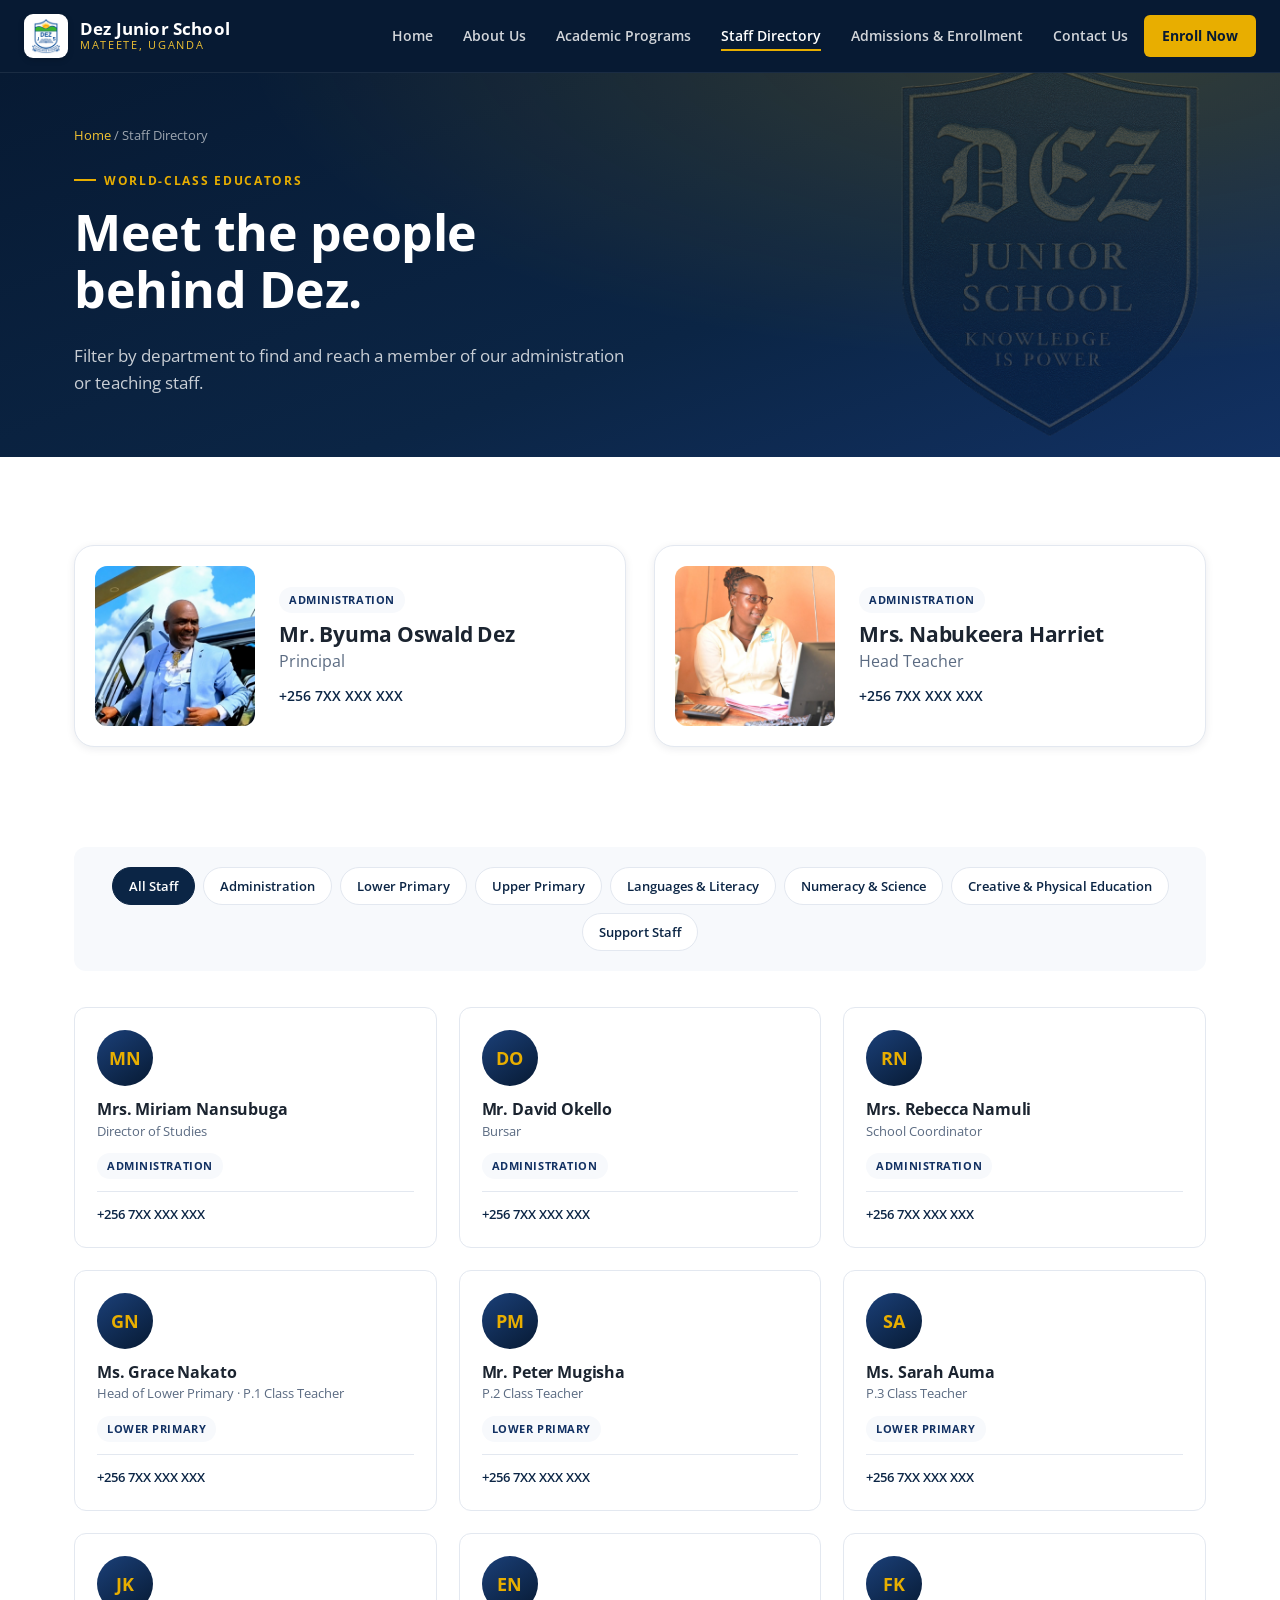
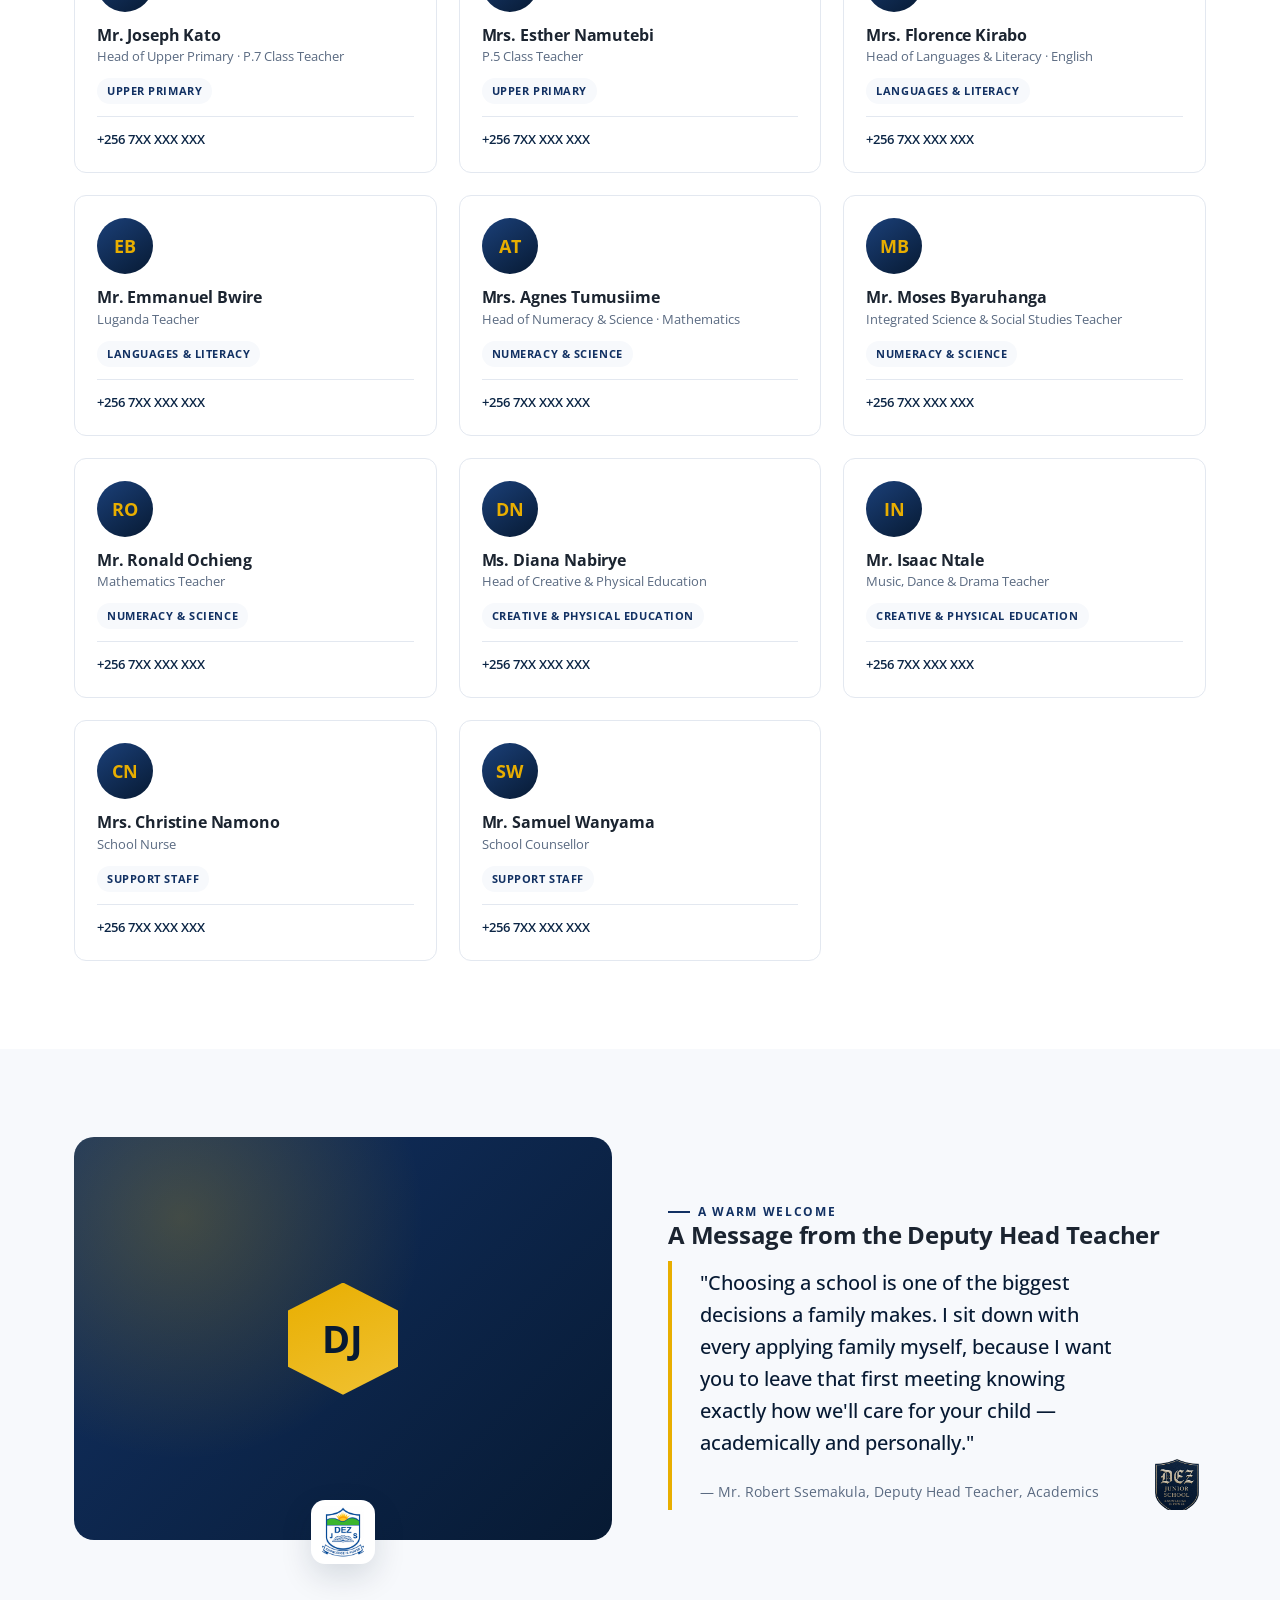
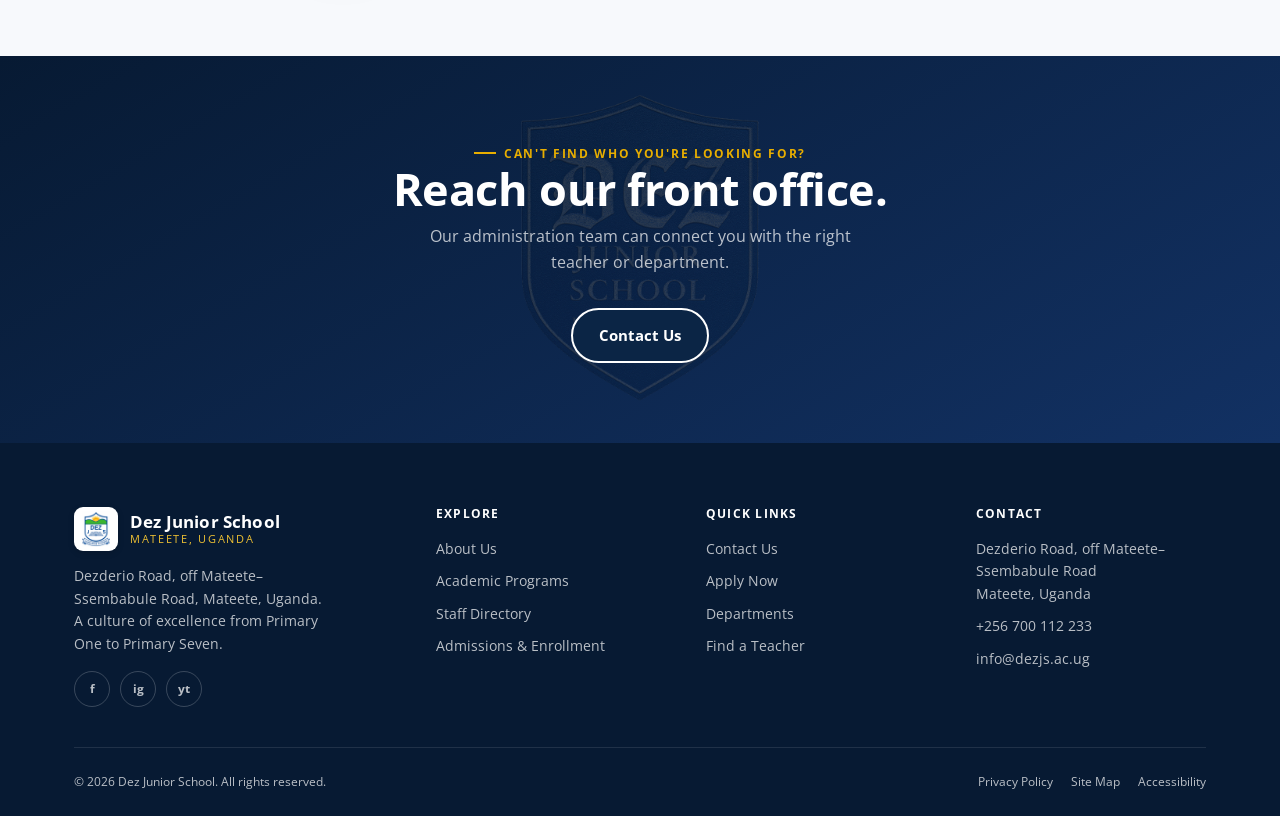
<file: dez-junior-school/staff.html>
<!DOCTYPE html>
<html lang="en">
<head>
<meta charset="UTF-8">
<meta name="viewport" content="width=device-width, initial-scale=1.0">
<title>Staff Directory — Dez Junior School</title>
<meta name="description" content="Find and contact Dez Junior School's administration and teaching staff.">
<link rel="preconnect" href="https://fonts.googleapis.com">
<link href="https://fonts.googleapis.com/css2?family=Open+Sans:wght@400;500;600;700;800&display=swap" rel="stylesheet">
<link rel="stylesheet" href="css/styles.css">
</head>
<body data-page="staff">

<header class="site-header">
  <div class="nav-bar">
    <a href="index.html" class="brand">
      <span class="brand-logo"><img src="assets/dez-badge.jpg" alt="Dez Junior School badge"></span>
      <span class="brand-text">
        <span class="brand-name">Dez Junior School</span>
        <span class="brand-sub">Mateete, Uganda</span>
      </span>
    </a>
    <nav class="nav-links" aria-label="Primary">
      <a href="index.html" data-nav="home">Home</a>
      <a href="about.html" data-nav="about">About Us</a>
      <a href="academics.html" data-nav="academics">Academic Programs</a>
      <a href="staff.html" data-nav="staff">Staff Directory</a>
      <a href="admissions.html" data-nav="admissions">Admissions &amp; Enrollment</a>
      <a href="contact.html" data-nav="contact">Contact Us</a>
      <a href="admissions.html" class="nav-cta">Enroll Now</a>
    </nav>
    <button class="nav-toggle" aria-label="Toggle menu" aria-expanded="false">
      <span></span>
    </button>
  </div>
</header>

<main id="main">

  <section class="page-hero">
    <div class="container">
      <div class="breadcrumb"><a href="index.html">Home</a> / Staff Directory</div>
      <span class="eyebrow">World-Class Educators</span>
      <h1>Meet the people behind Dez.</h1>
      <p>Filter by department to find and reach a member of our administration or teaching staff.</p>
    </div>
  </section>

  <section class="section leadership-spotlight">
    <div class="container">
      <div class="spotlight-grid">
        <div class="spotlight-card reveal">
          <div class="spotlight-photo" style="background-image:url('assets/staff/principal-byuma-oswald-dez.jpg');"></div>
          <div class="spotlight-body">
            <span class="staff-dept">Administration</span>
            <h3>Mr. Byuma Oswald Dez</h3>
            <p class="staff-role">Principal</p>
            <a class="staff-phone" href="tel:+2567XXXXXXXX">+256 7XX XXX XXX</a>
          </div>
        </div>
        <div class="spotlight-card reveal">
          <div class="spotlight-photo" style="background-image:url('assets/staff/head-teacher-nabukeera-harriet.jpg');"></div>
          <div class="spotlight-body">
            <span class="staff-dept">Administration</span>
            <h3>Mrs. Nabukeera Harriet</h3>
            <p class="staff-role">Head Teacher</p>
            <a class="staff-phone" href="tel:+2567XXXXXXXX">+256 7XX XXX XXX</a>
          </div>
        </div>
      </div>
    </div>
  </section>

  <section class="section">
    <div class="container">

      <div class="directory-controls reveal">
        <div class="filter-pills" role="group" aria-label="Filter by department">
          <button class="pill is-active" data-dept="all">All Staff</button>
          <button class="pill" data-dept="admin">Administration</button>
          <button class="pill" data-dept="lower">Lower Primary</button>
          <button class="pill" data-dept="upper">Upper Primary</button>
          <button class="pill" data-dept="languages">Languages &amp; Literacy</button>
          <button class="pill" data-dept="science">Numeracy &amp; Science</button>
          <button class="pill" data-dept="arts">Creative &amp; Physical Education</button>
          <button class="pill" data-dept="support">Support Staff</button>
        </div>
      </div>

      <div class="staff-grid" data-staff-grid>

        <div class="staff-card" data-dept="admin" data-name="Miriam Nansubuga" data-role="Director of Studies">
          <div class="staff-avatar">MN</div>
          <h3>Mrs. Miriam Nansubuga</h3>
          <p class="staff-role">Director of Studies</p>
          <span class="staff-dept">Administration</span>
          <a class="staff-phone" href="tel:+2567XXXXXXXX">+256 7XX XXX XXX</a>
        </div>

        <div class="staff-card" data-dept="admin" data-name="David Okello" data-role="Bursar">
          <div class="staff-avatar">DO</div>
          <h3>Mr. David Okello</h3>
          <p class="staff-role">Bursar</p>
          <span class="staff-dept">Administration</span>
          <a class="staff-phone" href="tel:+2567XXXXXXXX">+256 7XX XXX XXX</a>
        </div>

        <div class="staff-card" data-dept="admin" data-name="Rebecca Namuli" data-role="School Coordinator">
          <div class="staff-avatar">RN</div>
          <h3>Mrs. Rebecca Namuli</h3>
          <p class="staff-role">School Coordinator</p>
          <span class="staff-dept">Administration</span>
          <a class="staff-phone" href="tel:+2567XXXXXXXX">+256 7XX XXX XXX</a>
        </div>

        <div class="staff-card" data-dept="lower" data-name="Grace Nakato" data-role="Head of Lower Primary">
          <div class="staff-avatar">GN</div>
          <h3>Ms. Grace Nakato</h3>
          <p class="staff-role">Head of Lower Primary · P.1 Class Teacher</p>
          <span class="staff-dept">Lower Primary</span>
          <a class="staff-phone" href="tel:+2567XXXXXXXX">+256 7XX XXX XXX</a>
        </div>

        <div class="staff-card" data-dept="lower" data-name="Peter Mugisha" data-role="P.2 Class Teacher">
          <div class="staff-avatar">PM</div>
          <h3>Mr. Peter Mugisha</h3>
          <p class="staff-role">P.2 Class Teacher</p>
          <span class="staff-dept">Lower Primary</span>
          <a class="staff-phone" href="tel:+2567XXXXXXXX">+256 7XX XXX XXX</a>
        </div>

        <div class="staff-card" data-dept="lower" data-name="Sarah Auma" data-role="P.3 Class Teacher">
          <div class="staff-avatar">SA</div>
          <h3>Ms. Sarah Auma</h3>
          <p class="staff-role">P.3 Class Teacher</p>
          <span class="staff-dept">Lower Primary</span>
          <a class="staff-phone" href="tel:+2567XXXXXXXX">+256 7XX XXX XXX</a>
        </div>

        <div class="staff-card" data-dept="upper" data-name="Joseph Kato" data-role="Head of Upper Primary">
          <div class="staff-avatar">JK</div>
          <h3>Mr. Joseph Kato</h3>
          <p class="staff-role">Head of Upper Primary · P.7 Class Teacher</p>
          <span class="staff-dept">Upper Primary</span>
          <a class="staff-phone" href="tel:+2567XXXXXXXX">+256 7XX XXX XXX</a>
        </div>

        <div class="staff-card" data-dept="upper" data-name="Esther Namutebi" data-role="P.5 Class Teacher">
          <div class="staff-avatar">EN</div>
          <h3>Mrs. Esther Namutebi</h3>
          <p class="staff-role">P.5 Class Teacher</p>
          <span class="staff-dept">Upper Primary</span>
          <a class="staff-phone" href="tel:+2567XXXXXXXX">+256 7XX XXX XXX</a>
        </div>

        <div class="staff-card" data-dept="languages" data-name="Florence Kirabo" data-role="Head of Languages &amp; Literacy">
          <div class="staff-avatar">FK</div>
          <h3>Mrs. Florence Kirabo</h3>
          <p class="staff-role">Head of Languages &amp; Literacy · English</p>
          <span class="staff-dept">Languages &amp; Literacy</span>
          <a class="staff-phone" href="tel:+2567XXXXXXXX">+256 7XX XXX XXX</a>
        </div>

        <div class="staff-card" data-dept="languages" data-name="Emmanuel Bwire" data-role="Luganda Teacher">
          <div class="staff-avatar">EB</div>
          <h3>Mr. Emmanuel Bwire</h3>
          <p class="staff-role">Luganda Teacher</p>
          <span class="staff-dept">Languages &amp; Literacy</span>
          <a class="staff-phone" href="tel:+2567XXXXXXXX">+256 7XX XXX XXX</a>
        </div>

        <div class="staff-card" data-dept="science" data-name="Agnes Tumusiime" data-role="Head of Numeracy &amp; Science">
          <div class="staff-avatar">AT</div>
          <h3>Mrs. Agnes Tumusiime</h3>
          <p class="staff-role">Head of Numeracy &amp; Science · Mathematics</p>
          <span class="staff-dept">Numeracy &amp; Science</span>
          <a class="staff-phone" href="tel:+2567XXXXXXXX">+256 7XX XXX XXX</a>
        </div>

        <div class="staff-card" data-dept="science" data-name="Moses Byaruhanga" data-role="Integrated Science Teacher">
          <div class="staff-avatar">MB</div>
          <h3>Mr. Moses Byaruhanga</h3>
          <p class="staff-role">Integrated Science &amp; Social Studies Teacher</p>
          <span class="staff-dept">Numeracy &amp; Science</span>
          <a class="staff-phone" href="tel:+2567XXXXXXXX">+256 7XX XXX XXX</a>
        </div>

        <div class="staff-card" data-dept="science" data-name="Ronald Ochieng" data-role="Mathematics Teacher">
          <div class="staff-avatar">RO</div>
          <h3>Mr. Ronald Ochieng</h3>
          <p class="staff-role">Mathematics Teacher</p>
          <span class="staff-dept">Numeracy &amp; Science</span>
          <a class="staff-phone" href="tel:+2567XXXXXXXX">+256 7XX XXX XXX</a>
        </div>

        <div class="staff-card" data-dept="arts" data-name="Diana Nabirye" data-role="Head of Creative &amp; Physical Education">
          <div class="staff-avatar">DN</div>
          <h3>Ms. Diana Nabirye</h3>
          <p class="staff-role">Head of Creative &amp; Physical Education</p>
          <span class="staff-dept">Creative &amp; Physical Education</span>
          <a class="staff-phone" href="tel:+2567XXXXXXXX">+256 7XX XXX XXX</a>
        </div>

        <div class="staff-card" data-dept="arts" data-name="Isaac Ntale" data-role="Music, Dance &amp; Drama Teacher">
          <div class="staff-avatar">IN</div>
          <h3>Mr. Isaac Ntale</h3>
          <p class="staff-role">Music, Dance &amp; Drama Teacher</p>
          <span class="staff-dept">Creative &amp; Physical Education</span>
          <a class="staff-phone" href="tel:+2567XXXXXXXX">+256 7XX XXX XXX</a>
        </div>

        <div class="staff-card" data-dept="support" data-name="Christine Namono" data-role="School Nurse">
          <div class="staff-avatar">CN</div>
          <h3>Mrs. Christine Namono</h3>
          <p class="staff-role">School Nurse</p>
          <span class="staff-dept">Support Staff</span>
          <a class="staff-phone" href="tel:+2567XXXXXXXX">+256 7XX XXX XXX</a>
        </div>

        <div class="staff-card" data-dept="support" data-name="Samuel Wanyama" data-role="School Counsellor">
          <div class="staff-avatar">SW</div>
          <h3>Mr. Samuel Wanyama</h3>
          <p class="staff-role">School Counsellor</p>
          <span class="staff-dept">Support Staff</span>
          <a class="staff-phone" href="tel:+2567XXXXXXXX">+256 7XX XXX XXX</a>
        </div>

      </div>

      <div class="staff-empty">
        <p>No staff members match this department yet.</p>
      </div>

    </div>
  </section>

  <section class="section section--alt">
    <div class="container">
      <div class="two-col reveal">
        <div class="col-media">
          <div class="media-block"><span class="crest crest--lg" aria-hidden="true"></span></div>
          <span class="media-badge"><img src="assets/dez-badge.jpg" alt="Dez Junior School badge"></span>
        </div>
        <div class="col-text">
          <span class="eyebrow eyebrow--dark">A Warm Welcome</span>
          <h2>A Message from the Deputy Head Teacher</h2>
          <blockquote class="quote-block">
            <p>"Choosing a school is one of the biggest decisions a family makes. I sit down with every applying family myself, because I want you to leave that first meeting knowing exactly how we'll care for your child — academically and personally."</p>
            <cite>— Mr. Robert Ssemakula, Deputy Head Teacher, Academics</cite>
          </blockquote>
        </div>
      </div>
    </div>
  </section>

  <section class="cta-band">
    <div class="container">
      <span class="eyebrow">Can't find who you're looking for?</span>
      <h2>Reach our front office.</h2>
      <p>Our administration team can connect you with the right teacher or department.</p>
      <div class="cta-buttons">
        <a href="contact.html" class="btn btn-gold">Contact Us</a>
      </div>
    </div>
  </section>

</main>

<footer class="site-footer">
  <div class="container">
    <div class="footer-grid">
      <div class="footer-brand">
        <a href="index.html" class="brand">
          <span class="brand-logo"><img src="assets/dez-badge.jpg" alt="Dez Junior School badge"></span>
          <span class="brand-text">
            <span class="brand-name">Dez Junior School</span>
            <span class="brand-sub">Mateete, Uganda</span>
          </span>
        </a>
        <p>Dezderio Road, off Mateete–Ssembabule Road, Mateete, Uganda. A culture of excellence from Primary One to Primary Seven.</p>
        <div class="footer-social">
          <a href="#" aria-label="Facebook">f</a>
          <a href="#" aria-label="Instagram">ig</a>
          <a href="#" aria-label="YouTube">yt</a>
        </div>
      </div>
      <div class="footer-col">
        <h4>Explore</h4>
        <ul>
          <li><a href="about.html">About Us</a></li>
          <li><a href="academics.html">Academic Programs</a></li>
          <li><a href="staff.html">Staff Directory</a></li>
          <li><a href="admissions.html">Admissions &amp; Enrollment</a></li>
        </ul>
      </div>
      <div class="footer-col">
        <h4>Quick Links</h4>
        <ul>
          <li><a href="contact.html">Contact Us</a></li>
          <li><a href="admissions.html">Apply Now</a></li>
          <li><a href="academics.html#departments">Departments</a></li>
          <li><a href="staff.html">Find a Teacher</a></li>
        </ul>
      </div>
      <div class="footer-col">
        <h4>Contact</h4>
        <ul>
          <li>Dezderio Road, off Mateete–Ssembabule Road<br>Mateete, Uganda</li>
          <li>+256 700 112 233</li>
          <li>info@dezjs.ac.ug</li>
        </ul>
      </div>
    </div>
    <div class="footer-bottom">
      <span>© <span data-year>2026</span> Dez Junior School. All rights reserved.</span>
      <div class="legal-links">
        <a href="#">Privacy Policy</a>
        <a href="#">Site Map</a>
        <a href="#">Accessibility</a>
      </div>
    </div>
  </div>
</footer>

<script src="js/script.js"></script>
</body>
</html>
</file>
<file: dez-junior-school/css/styles.css>
/* =========================================================
   NILE CREST HIGH SCHOOL — STYLESHEET
   Design tokens: navy #0B2545 / gold #F5B700 / white
   Display face: Fraunces  |  Body face: Inter
   ========================================================= */

:root{
  --navy-900:#071A33;
  --navy-800:#0B2545;
  --navy-700:#123163;
  --navy-600:#1B4079;
  --gold-500:#E8AE00;
  --gold-400:#F0C233;
  --gold-100:#FBF3DC;
  --white:#FFFFFF;
  --off-white:#F7F9FC;
  --ink:#1B2430;
  --slate:#5B6B82;
  --line:#E3E8F0;

  --font-display:'Open Sans', -apple-system, BlinkMacSystemFont, 'Segoe UI', sans-serif;
  --font-body:'Open Sans', -apple-system, BlinkMacSystemFont, 'Segoe UI', sans-serif;

  --radius-sm:6px;
  --radius-md:12px;
  --radius-lg:20px;
  --shadow-sm:0 2px 8px rgba(7,26,51,0.08);
  --shadow-md:0 12px 32px rgba(7,26,51,0.14);
  --container:1180px;
}

*,*::before,*::after{box-sizing:border-box;}
html{scroll-behavior:smooth;}
body{
  margin:0;
  font-family:var(--font-body);
  color:var(--ink);
  background:var(--white);
  line-height:1.6;
  -webkit-font-smoothing:antialiased;
}
img{max-width:100%;display:block;}
a{color:inherit;text-decoration:none;}
ul{list-style:none;margin:0;padding:0;}
h1,h2,h3,h4{font-family:var(--font-display);margin:0 0 .5em;line-height:1.15;font-weight:700;letter-spacing:-.01em;}
p{margin:0 0 1em;}
button{font-family:inherit;cursor:pointer;}

.container{
  max-width:var(--container);
  margin:0 auto;
  padding:0 24px;
}

.visually-hidden{
  position:absolute;
  left:-9999px;
  top:auto;
  background:var(--gold-500);
  color:var(--navy-900);
  padding:10px 18px;
  border-radius:0 0 8px 0;
  font-weight:700;
  z-index:1000;
}
.visually-hidden:focus{left:0;top:0;}

/* Focus visibility */
a:focus-visible,button:focus-visible,input:focus-visible,textarea:focus-visible,select:focus-visible{
  outline:3px solid var(--gold-500);
  outline-offset:2px;
}

/* =====================
   EYEBROW / LABELS
   ===================== */
.eyebrow{
  display:inline-flex;
  align-items:center;
  gap:8px;
  font-size:.75rem;
  font-weight:700;
  letter-spacing:.14em;
  text-transform:uppercase;
  color:var(--gold-500);
}
.eyebrow::before{
  content:"";
  width:22px;
  height:2px;
  background:var(--gold-500);
  display:inline-block;
}
.eyebrow--dark{color:var(--navy-700);}
.eyebrow--dark::before{background:var(--navy-700);}

/* =====================
   HEXAGON CREST MARK (signature element)
   ===================== */
.crest{
  --size:44px;
  width:var(--size);
  height:calc(var(--size) * 1.02);
  position:relative;
  display:inline-flex;
  align-items:center;
  justify-content:center;
  background:linear-gradient(155deg,var(--gold-500),var(--gold-400));
  clip-path:polygon(50% 0%,100% 25%,100% 75%,50% 100%,0% 75%,0% 25%);
  flex:none;
}
.crest::after{
  content:"DJ";
  font-family:var(--font-display);
  font-weight:700;
  font-size:calc(var(--size) * 0.36);
  color:var(--navy-900);
  letter-spacing:.02em;
}
.crest--lg{--size:76px;}
.crest--lg::after{font-size:26px;}

.brand-logo{
  width:44px;
  height:44px;
  border-radius:9px;
  background:var(--white);
  padding:4px;
  display:flex;
  align-items:center;
  justify-content:center;
  flex:none;
  box-shadow:0 2px 6px rgba(0,0,0,.15);
}
.brand-logo img{width:100%;height:100%;object-fit:contain;}

/* =====================
   HEADER / NAV
   ===================== */
.site-header{
  position:sticky;
  top:0;
  z-index:100;
  background:var(--navy-900);
  border-bottom:1px solid rgba(255,255,255,.08);
  transition:box-shadow .25s ease;
}
.site-header.is-scrolled{box-shadow:0 6px 24px rgba(0,0,0,.25);}

.nav-bar{
  display:flex;
  align-items:center;
  justify-content:space-between;
  gap:20px;
  padding:14px 24px;
}
.brand{
  display:flex;
  align-items:center;
  gap:12px;
  color:var(--white);
}
.brand-text{display:flex;flex-direction:column;line-height:1.1;}
.brand-name{font-family:var(--font-display);font-size:1.05rem;font-weight:700;letter-spacing:.01em;}
.brand-sub{font-size:.66rem;letter-spacing:.16em;text-transform:uppercase;color:var(--gold-400);margin-top:2px;}

.nav-links{
  display:flex;
  align-items:center;
  gap:2px;
}
.nav-links a{
  display:inline-block;
  padding:10px 14px;
  font-size:.88rem;
  font-weight:600;
  color:rgba(255,255,255,.82);
  border-radius:var(--radius-sm);
  position:relative;
  transition:color .2s ease;
}
.nav-links a::after{
  content:"";
  position:absolute;
  left:14px;
  right:14px;
  bottom:6px;
  height:2px;
  background:var(--gold-500);
  transform:scaleX(0);
  transform-origin:left;
  transition:transform .2s ease;
}
.nav-links a:hover,.nav-links a.is-active{color:var(--white);}
.nav-links a:hover::after,.nav-links a.is-active::after{transform:scaleX(1);}

.nav-cta{
  background:var(--gold-500);
  color:var(--navy-900) !important;
  padding:10px 18px !important;
  border-radius:999px;
  font-weight:700 !important;
}
.nav-cta::after{display:none;}
.nav-cta:hover{background:var(--gold-400);}

.nav-toggle{
  display:none;
  background:none;
  border:0;
  width:40px;
  height:36px;
  position:relative;
}
.nav-toggle span,.nav-toggle span::before,.nav-toggle span::after{
  content:"";
  position:absolute;
  left:8px;
  right:8px;
  height:2px;
  background:var(--white);
  transition:transform .25s ease, opacity .2s ease;
}
.nav-toggle span{top:17px;}
.nav-toggle span::before{top:-8px;}
.nav-toggle span::after{top:8px;}
.nav-toggle.is-open span{background:transparent;}
.nav-toggle.is-open span::before{transform:translateY(8px) rotate(45deg);top:-8px;}
.nav-toggle.is-open span::after{transform:translateY(-8px) rotate(-45deg);top:8px;}

/* =====================
   IMAGE SLIDESHOW (home page, viewer-controlled)
   ===================== */
.hero-slideshow .slide{
  position:absolute;
  inset:0;
  display:flex;
  align-items:flex-end;
  opacity:0;
  visibility:hidden;
  transform:scale(1.12);
  filter:blur(8px);
  transition:opacity 1.15s cubic-bezier(.4,0,.2,1), filter 1.15s ease, visibility 1.15s;
  padding:clamp(18px,4vw,32px);
  overflow:hidden;
}
.hero-slideshow .slide.is-active{
  opacity:1;
  visibility:visible;
  filter:blur(0);
  animation:slideKenBurns 6.5s ease-in-out forwards;
}
@keyframes slideKenBurns{
  from{transform:scale(1.12);}
  to{transform:scale(1);}
}
.hero-slideshow .slide-1,
.hero-slideshow .slide-2,
.hero-slideshow .slide-3,
.hero-slideshow .slide-4{
  background-size:cover;
  background-position:center;
  background-repeat:no-repeat;
  background-color:var(--navy-900);
}
.hero-slideshow .slide-1{background-image:linear-gradient(to top, rgba(7,26,51,.88), rgba(7,26,51,.1) 55%, rgba(7,26,51,.25)), url('../assets/slideshow/campus.jpg');}
.hero-slideshow .slide-2{background-image:linear-gradient(to top, rgba(7,26,51,.88), rgba(7,26,51,.1) 55%, rgba(7,26,51,.25)), url('../assets/slideshow/farm.jpg');}
.hero-slideshow .slide-3{background-image:linear-gradient(to top, rgba(7,26,51,.88), rgba(7,26,51,.1) 55%, rgba(7,26,51,.25)), url('../assets/slideshow/sports.jpg');}
.hero-slideshow .slide-4{background-image:linear-gradient(to top, rgba(7,26,51,.88), rgba(7,26,51,.1) 55%, rgba(7,26,51,.25)), url('../assets/slideshow/reading.jpg');}
.slide-caption{position:relative;z-index:1;max-width:100%;color:var(--white);}
.slide-caption h2{font-size:clamp(1.05rem,2.4vw,1.3rem);margin-bottom:4px;}
.slide-caption p{color:rgba(255,255,255,.78);margin:0;font-size:.82rem;}

.slideshow-controls{
  position:absolute;
  inset:0;
  display:flex;
  align-items:center;
  justify-content:space-between;
  padding:0 12px;
  pointer-events:none;
}
.slide-btn{
  pointer-events:auto;
  width:36px;
  height:36px;
  border-radius:50%;
  background:rgba(255,255,255,.12);
  border:1px solid rgba(255,255,255,.35);
  color:var(--white);
  font-size:1.2rem;
  line-height:1;
  display:flex;
  align-items:center;
  justify-content:center;
  transition:background .2s ease, border-color .2s ease, color .2s ease;
}
.slide-btn:hover{background:var(--gold-500);border-color:var(--gold-500);color:var(--navy-900);}

.slide-dots{
  position:absolute;
  z-index:2;
  bottom:14px;
  left:50%;
  transform:translateX(-50%);
  display:flex;
  gap:7px;
}
.slide-dot{
  width:8px;
  height:8px;
  border-radius:5px;
  background:rgba(255,255,255,.4);
  border:0;
  padding:0;
  transition:background .2s ease, width .2s ease;
}
.slide-dot.is-active{background:var(--gold-500);width:20px;}

/* =====================
   ANNOUNCEMENT MARQUEE
   ===================== */
.announce{
  background:var(--navy-900);
  color:var(--gold-400);
  font-weight:600;
  font-size:.85rem;
  overflow:hidden;
  white-space:nowrap;
  border-bottom:1px solid rgba(245,183,0,.25);
}
.announce-track{
  display:inline-block;
  padding:9px 0;
  animation:marquee 22s linear infinite;
}
.announce a{color:var(--white);text-decoration:underline;text-underline-offset:2px;}
@keyframes marquee{
  0%{transform:translateX(0%);}
  100%{transform:translateX(-50%);}
}

/* =====================
   PAGE HERO (interior pages)
   ===================== */
.page-hero{
  background:
    radial-gradient(ellipse at 85% -10%, rgba(245,183,0,.18), transparent 55%),
    linear-gradient(160deg,var(--navy-900),var(--navy-800) 60%,var(--navy-700));
  color:var(--white);
  padding:52px 0 44px;
  position:relative;
  overflow:hidden;
}
.page-hero::after{
  content:"";
  position:absolute;
  right:-20px;
  bottom:-40px;
  width:500px;
  height:500px;
  background-image:url('../assets/dez-emblem-shield.png');
  background-size:contain;
  background-repeat:no-repeat;
  background-position:center;
  opacity:.34;
  pointer-events:none;
}
.page-hero .container{position:relative;z-index:1;}
.page-hero .eyebrow{margin-bottom:14px;}
.page-hero h1{font-size:clamp(2.1rem,4.5vw,3.1rem);max-width:20ch;}
.page-hero p{color:rgba(255,255,255,.78);max-width:56ch;font-size:1.05rem;}
.page-hero--sm{padding:34px 0 28px;}
.page-hero--sm h1{font-size:clamp(1.6rem,3.4vw,2.15rem);}
.page-hero--sm p{font-size:.95rem;}
.breadcrumb{
  font-size:.8rem;
  color:rgba(255,255,255,.6);
  margin-bottom:18px;
}
.breadcrumb a{color:var(--gold-400);}

/* =====================
   HOME HERO
   ===================== */
.home-hero{
  background:
    radial-gradient(ellipse at 15% 0%, rgba(245,183,0,.16), transparent 50%),
    linear-gradient(150deg,var(--navy-900) 0%,var(--navy-800) 55%,var(--navy-600) 130%);
  color:var(--white);
  position:relative;
  overflow:hidden;
  padding:38px 0 44px;
}
.home-hero::before{
  content:"";
  position:absolute;
  top:-100px;
  right:-80px;
  width:460px;
  height:460px;
  background-image:url('../assets/dez-emblem-shield.png');
  background-size:contain;
  background-repeat:no-repeat;
  background-position:center;
  opacity:.24;
  pointer-events:none;
}
.home-hero::after{
  content:"";
  position:absolute;
  left:-120px;
  bottom:-140px;
  width:420px;
  height:420px;
  background-image:url('../assets/dez-emblem-shield.png');
  background-size:contain;
  background-repeat:no-repeat;
  background-position:center;
  opacity:.24;
  pointer-events:none;
}
.home-hero-inner{
  position:relative;
  z-index:1;
  max-width:1120px;
  display:grid;
  grid-template-columns:1fr minmax(280px,420px);
  gap:56px;
  align-items:center;
}
.home-hero-copy{min-width:0;order:1;align-self:center;}
.home-hero-media{order:2;align-self:start;}
.home-hero .eyebrow{margin-bottom:18px;}
.home-hero h1{
  font-size:clamp(2.2rem,4.6vw,3.6rem);
  letter-spacing:-.01em;
}
.home-hero h1 em{
  font-style:normal;
  color:var(--gold-500);
  display:block;
}
.home-hero-lede{
  font-size:1.1rem;
  color:rgba(255,255,255,.8);
  max-width:48ch;
  margin-top:18px;
}
.hero-actions{
  display:flex;
  flex-wrap:wrap;
  gap:14px;
  margin-top:34px;
}

/* =====================
   IMAGE SLIDESHOW (home hero, viewer-controlled, square)
   ===================== */
.home-hero-media{width:100%;}
.hero-slideshow{
  position:relative;
  aspect-ratio:3 / 4;
  width:100%;
  overflow:hidden;
  border-radius:var(--radius-lg);
  background:var(--navy-900);
  box-shadow:0 24px 56px rgba(7,26,51,.45);
}
.hero-slideshow--wide{aspect-ratio:4 / 3;}

/* Buttons */
.btn{
  display:inline-flex;
  align-items:center;
  gap:8px;
  padding:14px 26px;
  border-radius:999px;
  font-weight:700;
  font-size:.92rem;
  border:2px solid transparent;
  transition:transform .18s ease, background .2s ease, border-color .2s ease, color .2s ease;
}
.btn:hover{transform:translateY(-2px);}
.btn-gold{background:var(--gold-500);color:var(--navy-900);}
.btn-gold:hover{background:var(--gold-400);}
.btn-outline{border-color:rgba(255,255,255,.4);color:var(--white);}
.btn-outline:hover{border-color:var(--white);background:rgba(255,255,255,.06);}
.btn-navy{background:var(--navy-800);color:var(--white);}
.btn-navy:hover{background:var(--navy-700);}
.btn-navy-gold{background:var(--navy-800);color:var(--white);}
.btn-navy-gold:hover{background:var(--gold-500);color:var(--navy-900);}
.btn-block{width:100%;justify-content:center;}

.hero-stats{
  position:relative;
  z-index:1;
  display:flex;
  gap:40px;
  margin-top:56px;
  flex-wrap:wrap;
}
.hero-stats div strong{
  display:block;
  font-family:var(--font-display);
  font-size:1.9rem;
  color:var(--gold-500);
}
.hero-stats div span{
  font-size:.78rem;
  letter-spacing:.06em;
  text-transform:uppercase;
  color:rgba(255,255,255,.62);
}

/* =====================
   SECTIONS
   ===================== */
.section{padding:88px 0;}
.section--tight{padding:64px 0;}
.section--alt{background:var(--off-white);}
.section--navy{background:var(--navy-800);color:var(--white);}
.story-section{
  position:relative;
  overflow:hidden;
}
.story-section::before{
  content:"";
  position:absolute;
  right:-60px;
  top:50%;
  transform:translateY(-50%);
  width:520px;
  height:520px;
  background-image:url('../assets/dez-emblem-shield.png');
  background-size:contain;
  background-repeat:no-repeat;
  background-position:center;
  opacity:.14;
  pointer-events:none;
}
.emblem-bg-section{
  position:relative;
  overflow:hidden;
}
.emblem-bg-section::before{
  content:"";
  position:absolute;
  right:-70px;
  top:50%;
  transform:translateY(-50%);
  width:480px;
  height:480px;
  background-image:url('../assets/dez-emblem-shield.png');
  background-size:contain;
  background-repeat:no-repeat;
  background-position:center;
  opacity:.13;
  pointer-events:none;
}
.emblem-bg-section .container{position:relative;z-index:1;}
.story-section .container{position:relative;z-index:1;}
.section-head{
  display:flex;
  align-items:flex-end;
  justify-content:space-between;
  gap:24px;
  margin-bottom:44px;
  flex-wrap:wrap;
}
.section-head h2{font-size:clamp(1.7rem,3vw,2.3rem);color:var(--navy-900);}
.section--navy .section-head h2{color:var(--white);}
.section-head p{color:var(--slate);max-width:52ch;margin:0;}
.link-more{
  font-weight:700;
  font-size:.88rem;
  color:var(--navy-800);
  border-bottom:2px solid var(--gold-500);
  padding-bottom:3px;
  white-space:nowrap;
}
.section--navy .link-more{color:var(--gold-500);}

/* =====================
   EVENTS
   ===================== */
.events-grid{
  display:grid;
  grid-template-columns:repeat(auto-fit,minmax(280px,1fr));
  gap:22px;
}
.event-card{
  display:flex;
  gap:18px;
  background:var(--white);
  border:1px solid var(--line);
  border-radius:var(--radius-md);
  padding:22px;
  transition:box-shadow .2s ease, transform .2s ease;
}
.event-card:hover{box-shadow:0 12px 32px rgba(232,174,0,.35);transform:translateY(-3px);}
.event-date{
  flex:none;
  width:64px;
  height:64px;
  border-radius:var(--radius-sm);
  background:var(--navy-800);
  color:var(--white);
  display:flex;
  flex-direction:column;
  align-items:center;
  justify-content:center;
}
.event-date .day{font-family:var(--font-display);font-size:1.4rem;font-weight:700;line-height:1;}
.event-date .mon{font-size:.65rem;letter-spacing:.08em;text-transform:uppercase;color:var(--gold-400);margin-top:2px;}
.event-card h3{font-size:1.02rem;margin-bottom:6px;}
.event-meta{font-size:.83rem;color:var(--slate);}
.event-meta span{display:block;}

/* =====================
   NEWS / HIGHLIGHTS
   ===================== */
.news-grid{
  display:grid;
  grid-template-columns:repeat(auto-fit,minmax(250px,1fr));
  gap:26px;
}
.news-card{
  border-radius:var(--radius-md);
  overflow:hidden;
  background:var(--white);
  border:1px solid var(--line);
  box-shadow:0 6px 20px rgba(232,174,0,.28);
  transition:box-shadow .2s ease, transform .2s ease;
}
.news-card:hover{box-shadow:0 14px 34px rgba(11,37,69,.38);transform:translateY(-3px);}
.news-thumb{
  height:240px;
  background:var(--off-white);
  border-bottom:1.5px dashed var(--line);
  position:relative;
  display:flex;
  flex-direction:column;
  align-items:center;
  justify-content:center;
  gap:8px;
  color:var(--slate);
  background-size:cover;
  background-position:center;
}
.news-thumb .photo-icon{
  width:38px;height:38px;
  border-radius:50%;
  background:linear-gradient(145deg,var(--navy-600),var(--navy-900));
  color:var(--gold-500);
  display:flex;align-items:center;justify-content:center;
  font-family:var(--font-display);
  font-weight:700;
  font-size:.85rem;
}
.news-thumb .photo-label{
  font-size:.66rem;
  letter-spacing:.06em;
  text-transform:uppercase;
}
.news-body{padding:18px 20px 22px;}
.news-tag{
  font-size:.7rem;
  font-weight:700;
  letter-spacing:.08em;
  text-transform:uppercase;
  color:var(--navy-600);
  margin-bottom:8px;
  display:block;
}
.news-card h3{font-size:1rem;margin-bottom:0;}

/* =====================
   MISSION BANNER
   ===================== */
.mission-banner{
  background:var(--off-white);
  border-top:3px solid var(--gold-500);
  border-radius:var(--radius-lg);
  padding:52px clamp(24px,5vw,64px);
  text-align:center;
  position:relative;
  overflow:hidden;
  box-shadow:0 16px 40px rgba(232,174,0,.28);
}
.mission-banner::before{
  content:"";
  position:absolute;
  left:50%;
  top:50%;
  transform:translate(-50%,-50%);
  width:460px;
  height:460px;
  background-image:url('../assets/dez-emblem-shield.png');
  background-size:contain;
  background-repeat:no-repeat;
  background-position:center;
  opacity:.10;
  pointer-events:none;
}
.mission-banner > *{position:relative;z-index:1;}
.mission-banner blockquote{
  font-family:var(--font-display);
  font-size:clamp(1.4rem,2.6vw,2rem);
  color:var(--navy-900);
  max-width:44ch;
  margin:0 auto 22px;
  font-weight:600;
  line-height:1.35;
}
.mission-banner blockquote strong{color:inherit;border-bottom:3px solid var(--gold-500);}

/* =====================
   THREE-FEATURE GRID
   ===================== */
.feature-grid{
  display:grid;
  grid-template-columns:repeat(3,1fr);
  gap:26px;
}
.feature-card{
  background:var(--white);
  border:1px solid var(--line);
  border-radius:var(--radius-md);
  overflow:hidden;
  transition:box-shadow .2s ease, transform .2s ease;
}
.feature-card:hover{box-shadow:var(--shadow-md);transform:translateY(-3px);}
.feature-media{
  height:150px;
  background:var(--off-white);
  border-bottom:1.5px dashed var(--line);
  position:relative;
  overflow:hidden;
  display:flex;
  flex-direction:column;
  align-items:center;
  justify-content:center;
  gap:8px;
  color:var(--slate);
  background-size:cover;
  background-position:center;
}
.feature-media .photo-icon{
  width:40px;height:40px;
  border-radius:50%;
  background:linear-gradient(145deg,var(--navy-600),var(--navy-900));
  color:var(--gold-500);
  display:flex;align-items:center;justify-content:center;
  font-family:var(--font-display);
  font-weight:700;
  font-size:.85rem;
}
.feature-media .photo-label{
  font-size:.66rem;
  letter-spacing:.06em;
  text-transform:uppercase;
}
.feature-body{padding:22px 24px 26px;}
.feature-body h3{font-size:1.08rem;}
.feature-body p{color:var(--slate);font-size:.93rem;}
.feature-body a{
  font-size:.85rem;
  font-weight:700;
  color:var(--navy-800);
  border-bottom:2px solid var(--gold-500);
  padding-bottom:2px;
}

/* =====================
   CTA BAND — Enroll / Explore / Engage
   ===================== */
.cta-band{
  background:linear-gradient(150deg,var(--navy-900),var(--navy-700));
  color:var(--white);
  padding:80px 0;
  text-align:center;
  position:relative;
  overflow:hidden;
}
.cta-band::before{
  content:"";
  position:absolute;
  inset:0;
  background-image:url('../assets/dez-emblem-shield.png');
  background-size:400px;
  background-repeat:no-repeat;
  background-position:center;
  opacity:.22;
  pointer-events:none;
}
.cta-band .container{position:relative;z-index:1;}
.cta-band .eyebrow{justify-content:center;}
.cta-band h2{font-size:clamp(2rem,4vw,2.8rem);margin-bottom:10px;}
.cta-band p{color:rgba(255,255,255,.72);max-width:52ch;margin:0 auto 32px;}
.cta-buttons{
  display:flex;
  justify-content:center;
  gap:16px;
  flex-wrap:wrap;
}

.cta-band .btn{background:var(--navy-800);border:2px solid var(--white);color:var(--white);}
.cta-band .btn:hover{background:var(--gold-500);border-color:var(--gold-500);color:var(--navy-900);}

/* =====================
   FOOTER
   ===================== */
.site-footer{
  background:var(--navy-900);
  color:rgba(255,255,255,.72);
  padding:64px 0 24px;
}
.footer-grid{
  display:grid;
  grid-template-columns:1.4fr 1fr 1fr 1fr;
  gap:40px;
  padding-bottom:40px;
  border-bottom:1px solid rgba(255,255,255,.1);
}
.footer-brand .brand{margin-bottom:14px;}
.footer-brand p{font-size:.88rem;max-width:32ch;}
.footer-col h4{
  color:var(--white);
  font-family:var(--font-body);
  font-size:.78rem;
  letter-spacing:.1em;
  text-transform:uppercase;
  margin-bottom:16px;
}
.footer-col li{margin-bottom:10px;font-size:.88rem;}
.footer-col a:hover{color:var(--gold-400);}
.footer-social{display:flex;gap:10px;margin-top:16px;}
.footer-social a{
  width:36px;height:36px;
  border-radius:50%;
  border:1px solid rgba(255,255,255,.2);
  display:flex;align-items:center;justify-content:center;
  font-size:.78rem;font-weight:700;
  transition:background .2s ease, border-color .2s ease;
}
.footer-social a:hover{background:var(--gold-500);border-color:var(--gold-500);color:var(--navy-900);}
.footer-bottom{
  display:flex;
  justify-content:space-between;
  align-items:center;
  flex-wrap:wrap;
  gap:12px;
  padding-top:24px;
  font-size:.78rem;
}
.footer-bottom .legal-links{display:flex;gap:18px;}
.footer-bottom a:hover{color:var(--gold-400);}

/* =====================
   GENERIC PAGE BLOCKS (about/academics/staff/admissions/contact)
   ===================== */
.two-col{
  display:grid;
  grid-template-columns:1fr 1fr;
  gap:56px;
  align-items:center;
}
.two-col.reverse .col-media{order:2;}
.col-media{position:relative;margin-bottom:28px;}
.media-badge{
  position:absolute;
  left:50%;
  bottom:-24px;
  transform:translateX(-50%);
  width:64px;
  height:64px;
  border-radius:14px;
  background:var(--white);
  padding:6px;
  box-shadow:var(--shadow-md);
  display:flex;
  align-items:center;
  justify-content:center;
  z-index:2;
}
.media-badge img{width:100%;height:100%;object-fit:contain;}
.media-block{
  aspect-ratio:4/3;
  border-radius:var(--radius-lg);
  background:linear-gradient(135deg,var(--navy-700),var(--navy-900));
  position:relative;
  overflow:hidden;
  display:flex;align-items:center;justify-content:center;
}
.media-block .crest{--size:110px;}
.media-block .crest::after{font-size:38px;}
.media-block::before{
  content:"";
  position:absolute;inset:0;
  background:
    radial-gradient(circle at 20% 20%, rgba(245,183,0,.22), transparent 45%);
}

.stat-strip{
  display:grid;
  grid-template-columns:repeat(4,1fr);
  gap:24px;
  background:var(--navy-800);
  color:var(--white);
  border-radius:var(--radius-lg);
  padding:40px clamp(20px,4vw,48px);
}
.stat-strip div{text-align:center;}
.stat-strip strong{
  display:block;
  font-family:var(--font-display);
  font-size:2.3rem;
  color:var(--gold-500);
}
.stat-strip span{font-size:.78rem;letter-spacing:.06em;text-transform:uppercase;color:rgba(255,255,255,.65);}

.values-grid{
  display:grid;
  grid-template-columns:repeat(4,1fr);
  gap:20px;
}
.value-card{
  border:1px solid var(--line);
  border-radius:var(--radius-md);
  padding:26px 22px;
  background:var(--white);
}
.value-card .num{
  font-family:var(--font-display);
  color:var(--gold-500);
  font-size:1.6rem;
  margin-bottom:10px;
  display:block;
}
.value-card h3{font-size:1rem;}
.value-card p{font-size:.88rem;color:var(--slate);margin:0;}

.quote-block{
  border-left:4px solid var(--gold-500);
  padding:6px 78px 6px 28px;
  margin:0;
  position:relative;
  background-image:url('../assets/dez-emblem-shield.png');
  background-repeat:no-repeat;
  background-position:right -8px bottom -14px;
  background-size:74px;
}
.quote-block p{font-family:var(--font-display);font-size:1.25rem;color:var(--navy-900);font-weight:500;position:relative;z-index:1;}
.quote-block cite{font-style:normal;font-size:.85rem;color:var(--slate);position:relative;z-index:1;}

/* Program / department cards */
.program-grid{
  display:grid;
  grid-template-columns:repeat(3,1fr);
  gap:24px;
}
.program-card{
  border:1px solid var(--line);
  border-radius:var(--radius-md);
  padding:28px 26px;
  background:var(--white);
  transition:box-shadow .2s ease, transform .2s ease, border-color .2s ease;
}
.program-card:hover{box-shadow:var(--shadow-md);transform:translateY(-3px);border-color:transparent;}
.program-icon{
  width:48px;height:48px;
  border-radius:var(--radius-sm);
  background:var(--navy-800);
  color:var(--gold-500);
  display:flex;align-items:center;justify-content:center;
  font-family:var(--font-display);
  font-weight:700;
  margin-bottom:16px;
}
.program-card h3{font-size:1.08rem;}
.program-card p{font-size:.9rem;color:var(--slate);}
.subject-tags{display:flex;flex-wrap:wrap;gap:8px;margin-top:14px;}
.subject-tags span{
  font-size:.74rem;
  font-weight:600;
  padding:5px 11px;
  border-radius:999px;
  background:var(--off-white);
  color:var(--navy-700);
  border:1px solid var(--line);
}

.level-band{
  display:grid;
  grid-template-columns:repeat(3,1fr);
  gap:22px;
}
.level-card{
  padding:28px;
  border-radius:var(--radius-md);
  color:var(--white);
}
.level-card.nursery{background:linear-gradient(145deg,var(--navy-800),#071A33);border:1px solid rgba(245,183,0,.3);}
.level-card.olevel{background:linear-gradient(145deg,var(--navy-700),var(--navy-900));}
.level-card.alevel{background:linear-gradient(145deg,var(--navy-600),var(--navy-900));border:1px solid rgba(245,183,0,.3);}
.level-card h3{color:var(--gold-500);font-size:1.15rem;}
.level-card ul{margin-top:14px;}
.level-card li{
  font-size:.88rem;
  padding:8px 0;
  border-top:1px solid rgba(255,255,255,.1);
  display:flex;
  justify-content:space-between;
  gap:12px;
}

/* Staff Directory */
.directory-controls{
  display:flex;
  gap:14px;
  flex-wrap:wrap;
  align-items:center;
  justify-content:center;
  margin-bottom:36px;
  padding:20px;
  background:var(--off-white);
  border-radius:var(--radius-md);
}
.filter-pills{display:flex;gap:8px;flex-wrap:wrap;justify-content:center;}
.pill{
  padding:9px 16px;
  border-radius:999px;
  border:1px solid var(--line);
  background:var(--white);
  font-size:.82rem;
  font-weight:600;
  color:var(--navy-800);
  transition:background .18s ease, color .18s ease, border-color .18s ease;
}
.pill:hover{border-color:var(--navy-600);}
.pill.is-active{background:var(--navy-800);color:var(--white);border-color:var(--navy-800);}

/* Leadership spotlight — Principal & Head Teacher */
.leadership-spotlight{padding-bottom:12px;}
.spotlight-grid{
  display:grid;
  grid-template-columns:repeat(2,1fr);
  gap:28px;
}
.spotlight-card{
  display:flex;
  align-items:center;
  gap:24px;
  background:var(--white);
  border:1px solid var(--line);
  border-radius:var(--radius-lg);
  padding:20px;
  box-shadow:var(--shadow-sm);
}
.spotlight-photo{
  width:160px;
  height:160px;
  flex:none;
  border-radius:var(--radius-md);
  background-size:cover;
  background-position:center;
  background-color:var(--off-white);
}
.spotlight-photo--placeholder{
  border:1.5px dashed var(--line);
  display:flex;
  flex-direction:column;
  align-items:center;
  justify-content:center;
  gap:10px;
  color:var(--slate);
}
.spotlight-photo--placeholder .staff-initials{
  width:56px;height:56px;
  border-radius:50%;
  background:linear-gradient(145deg,var(--navy-600),var(--navy-900));
  color:var(--gold-500);
  display:flex;align-items:center;justify-content:center;
  font-family:var(--font-display);
  font-weight:700;
  font-size:1.1rem;
}
.spotlight-photo--placeholder .staff-photo-label{
  font-size:.68rem;
  letter-spacing:.06em;
  text-transform:uppercase;
}
.spotlight-body h3{font-size:1.3rem;margin-bottom:2px;}
.spotlight-body .staff-role{font-size:1rem;color:var(--slate);margin-bottom:10px;}
.spotlight-body .staff-dept{margin-bottom:10px;}
.spotlight-body .staff-phone{font-size:.9rem;color:var(--navy-800);font-weight:600;border-top:none;padding-top:0;}

@media (max-width:760px){
  .spotlight-grid{grid-template-columns:1fr;}
  .spotlight-card{flex-direction:column;align-items:flex-start;text-align:left;}
  .spotlight-photo{width:100%;height:220px;}
}

.staff-grid{
  display:grid;
  grid-template-columns:repeat(3,1fr);
  gap:22px;
}
.staff-card{
  border:1px solid var(--line);
  border-radius:var(--radius-md);
  padding:22px;
  text-align:left;
  background:var(--white);
  transition:box-shadow .2s ease, transform .2s ease;
}
.staff-card:hover{box-shadow:0 14px 34px rgba(232,174,0,.35);transform:translateY(-3px);}
.staff-photo{
  width:100%;
  aspect-ratio:1 / 1;
  border-radius:var(--radius-sm);
  background:var(--off-white);
  border:1.5px dashed var(--line);
  display:flex;
  flex-direction:column;
  align-items:center;
  justify-content:center;
  gap:8px;
  color:var(--slate);
  margin-bottom:16px;
  background-size:cover;
  background-position:center;
}
.staff-photo .staff-initials{
  width:46px;height:46px;
  border-radius:50%;
  background:linear-gradient(145deg,var(--navy-600),var(--navy-900));
  color:var(--gold-500);
  display:flex;align-items:center;justify-content:center;
  font-family:var(--font-display);
  font-weight:700;
  font-size:.95rem;
}
.staff-photo .staff-photo-label{
  font-size:.66rem;
  letter-spacing:.06em;
  text-transform:uppercase;
}
.staff-avatar{
  width:56px;height:56px;
  border-radius:50%;
  background:linear-gradient(145deg,var(--navy-600),var(--navy-900));
  color:var(--gold-500);
  display:flex;align-items:center;justify-content:center;
  font-family:var(--font-display);
  font-weight:700;
  font-size:1.1rem;
  margin-bottom:14px;
}
.staff-card h3{font-size:1rem;margin-bottom:2px;}
.staff-role{font-size:.83rem;color:var(--slate);margin-bottom:10px;}
.staff-dept{
  display:inline-block;
  font-size:.7rem;
  font-weight:700;
  letter-spacing:.05em;
  text-transform:uppercase;
  color:var(--navy-700);
  background:var(--off-white);
  padding:4px 10px;
  border-radius:999px;
  margin-bottom:12px;
}
.staff-phone{
  font-size:.82rem;
  color:var(--navy-800);
  font-weight:600;
  border-top:1px solid var(--line);
  padding-top:12px;
  display:block;
}
.staff-empty{
  display:none;
  text-align:center;
  padding:60px 20px;
  color:var(--slate);
}
.staff-empty.is-visible{display:block;}

/* Admissions timeline */
.timeline{
  position:relative;
  padding-left:4px;
}
.timeline-item{
  display:grid;
  grid-template-columns:64px 1fr;
  gap:22px;
  padding-bottom:38px;
  position:relative;
}
.timeline-item:last-child{padding-bottom:0;}
.timeline-item::before{
  content:"";
  position:absolute;
  left:31px;
  top:56px;
  bottom:0;
  width:2px;
  background:var(--line);
}
.timeline-item:last-child::before{display:none;}
.timeline-num{
  width:64px;height:64px;
  border-radius:50%;
  background:var(--navy-800);
  color:var(--gold-500);
  display:flex;align-items:center;justify-content:center;
  font-family:var(--font-display);
  font-size:1.3rem;
  font-weight:700;
  flex:none;
}
.timeline-body h3{font-size:1.1rem;}
.timeline-body p{color:var(--slate);font-size:.92rem;margin-bottom:6px;}

.req-list{
  border:1px solid var(--line);
  border-radius:var(--radius-md);
  overflow:hidden;
}
.req-list li{
  display:flex;
  gap:12px;
  padding:16px 20px;
  font-size:.92rem;
  border-bottom:1px solid var(--line);
}
.req-list li:last-child{border-bottom:none;}
.req-list li::before{
  content:"";
  background-image:url('../assets/dez-emblem-shield.png');
  background-size:cover;
  background-position:center;
  width:20px;height:20px;
  border-radius:5px;
  flex:none;
  margin-top:2px;
}

.fees-table{
  width:100%;
  border-collapse:collapse;
  font-size:.92rem;
}
.fees-table th,.fees-table td{
  text-align:left;
  padding:14px 18px;
  border-bottom:1px solid var(--line);
}
.fees-table thead th{
  background:var(--navy-800);
  color:var(--white);
  font-weight:600;
}
.fees-table tbody tr:hover{background:var(--off-white);}
.fees-table tbody tr:last-child td{border-bottom:none;}
.fees-note{font-size:.82rem;color:var(--slate);margin-top:12px;}

/* FAQ Accordion */
.accordion-item{
  border-bottom:1px solid var(--line);
}
.accordion-item:first-child{border-top:1px solid var(--line);}
.accordion-trigger{
  width:100%;
  background:none;
  border:0;
  padding:20px 4px;
  display:flex;
  justify-content:space-between;
  align-items:center;
  gap:16px;
  text-align:left;
  font-family:var(--font-display);
  font-size:1.02rem;
  font-weight:600;
  color:var(--navy-900);
}
.accordion-icon{
  flex:none;
  width:28px;height:28px;
  border-radius:50%;
  border:2px solid var(--gold-500);
  color:var(--navy-900);
  display:flex;align-items:center;justify-content:center;
  font-size:1.1rem;
  transition:transform .25s ease;
}
.accordion-item.is-open .accordion-icon{transform:rotate(45deg);}
.accordion-panel{
  max-height:0;
  overflow:hidden;
  transition:max-height .3s ease;
}
.accordion-panel p{
  padding:0 4px 22px;
  color:var(--slate);
  font-size:.93rem;
  max-width:64ch;
}

/* Contact page */
.contact-grid{
  display:grid;
  grid-template-columns:.9fr 1.1fr;
  gap:56px;
}
.contact-cards{display:grid;gap:16px;margin-bottom:30px;}
.contact-card{
  display:flex;
  gap:16px;
  padding:20px;
  border:1px solid var(--line);
  border-radius:var(--radius-md);
  background:var(--white);
}
.contact-card .ic{
  flex:none;
  width:44px;height:44px;
  border-radius:var(--radius-sm);
  background:var(--navy-800);
  color:var(--gold-500);
  display:flex;align-items:center;justify-content:center;
  font-size:1.2rem;
}
.contact-card h3{font-size:.95rem;margin-bottom:4px;}
.contact-card p{font-size:.88rem;color:var(--slate);margin:0;}
.map-block{
  border-radius:var(--radius-md);
  height:260px;
  overflow:hidden;
  border:1px solid var(--line);
}
.map-block iframe{display:block;}

.form-card{
  background:var(--off-white);
  border-radius:var(--radius-lg);
  padding:clamp(24px,4vw,42px);
}
.form-row{display:grid;grid-template-columns:1fr 1fr;gap:18px;}
.field{margin-bottom:18px;}
.field label{
  display:block;
  font-size:.82rem;
  font-weight:700;
  color:var(--navy-900);
  margin-bottom:7px;
}
.field input,.field select,.field textarea{
  width:100%;
  padding:12px 14px;
  border:1px solid var(--line);
  border-radius:var(--radius-sm);
  font-family:inherit;
  font-size:.92rem;
  background:var(--white);
  color:var(--ink);
}
.field textarea{resize:vertical;min-height:120px;}
.field.has-error input,.field.has-error select,.field.has-error textarea{
  border-color:#D14343;
}
.field-error{
  display:none;
  font-size:.78rem;
  color:#D14343;
  margin-top:6px;
}
.field.has-error .field-error{display:block;}
.form-status{
  display:none;
  align-items:center;
  gap:10px;
  padding:14px 18px;
  border-radius:var(--radius-sm);
  background:var(--gold-100);
  color:var(--navy-900);
  font-size:.9rem;
  font-weight:600;
  margin-bottom:20px;
}
.form-status.is-visible{display:flex;}

/* Reveal on scroll */
.reveal{opacity:0;transform:translateY(18px);transition:opacity .6s ease, transform .6s ease;}
.reveal.is-visible{opacity:1;transform:translateY(0);}

/* =====================
   RESPONSIVE
   ===================== */
@media (max-width:980px){
  .home-hero-inner{grid-template-columns:1fr;gap:36px;}
  .home-hero-media{max-width:340px;}
  .feature-grid,.program-grid,.staff-grid{grid-template-columns:repeat(2,1fr);}
  .values-grid{grid-template-columns:repeat(2,1fr);}
  .footer-grid{grid-template-columns:1fr 1fr;}
  .two-col{grid-template-columns:1fr;}
  .two-col .col-media{order:-1;}
  .contact-grid{grid-template-columns:1fr;}
  .stat-strip{grid-template-columns:repeat(2,1fr);row-gap:28px;}
  .level-band{grid-template-columns:1fr;}
}
@media (max-width:760px){
  .nav-links{
    position:fixed;
    top:0;right:0;
    height:100vh;
    width:min(320px,84vw);
    background:var(--navy-900);
    flex-direction:column;
    align-items:stretch;
    padding:88px 24px 24px;
    transform:translateX(100%);
    transition:transform .3s ease;
    box-shadow:-12px 0 32px rgba(0,0,0,.3);
  }
  .nav-links.is-open{transform:translateX(0);}
  .nav-links a{padding:14px 6px;font-size:1rem;border-bottom:1px solid rgba(255,255,255,.08);}
  .nav-toggle{display:block;}
  .nav-cta{margin-top:10px;text-align:center;}
  .program-grid,.staff-grid,.feature-grid{grid-template-columns:1fr;}
  .values-grid{grid-template-columns:1fr 1fr;}
  .level-band{grid-template-columns:1fr;}
  .form-row{grid-template-columns:1fr;}
  .footer-grid{grid-template-columns:1fr;gap:28px;}
  .hero-stats{gap:28px;}
  .section{padding:64px 0;}
}
</file>
